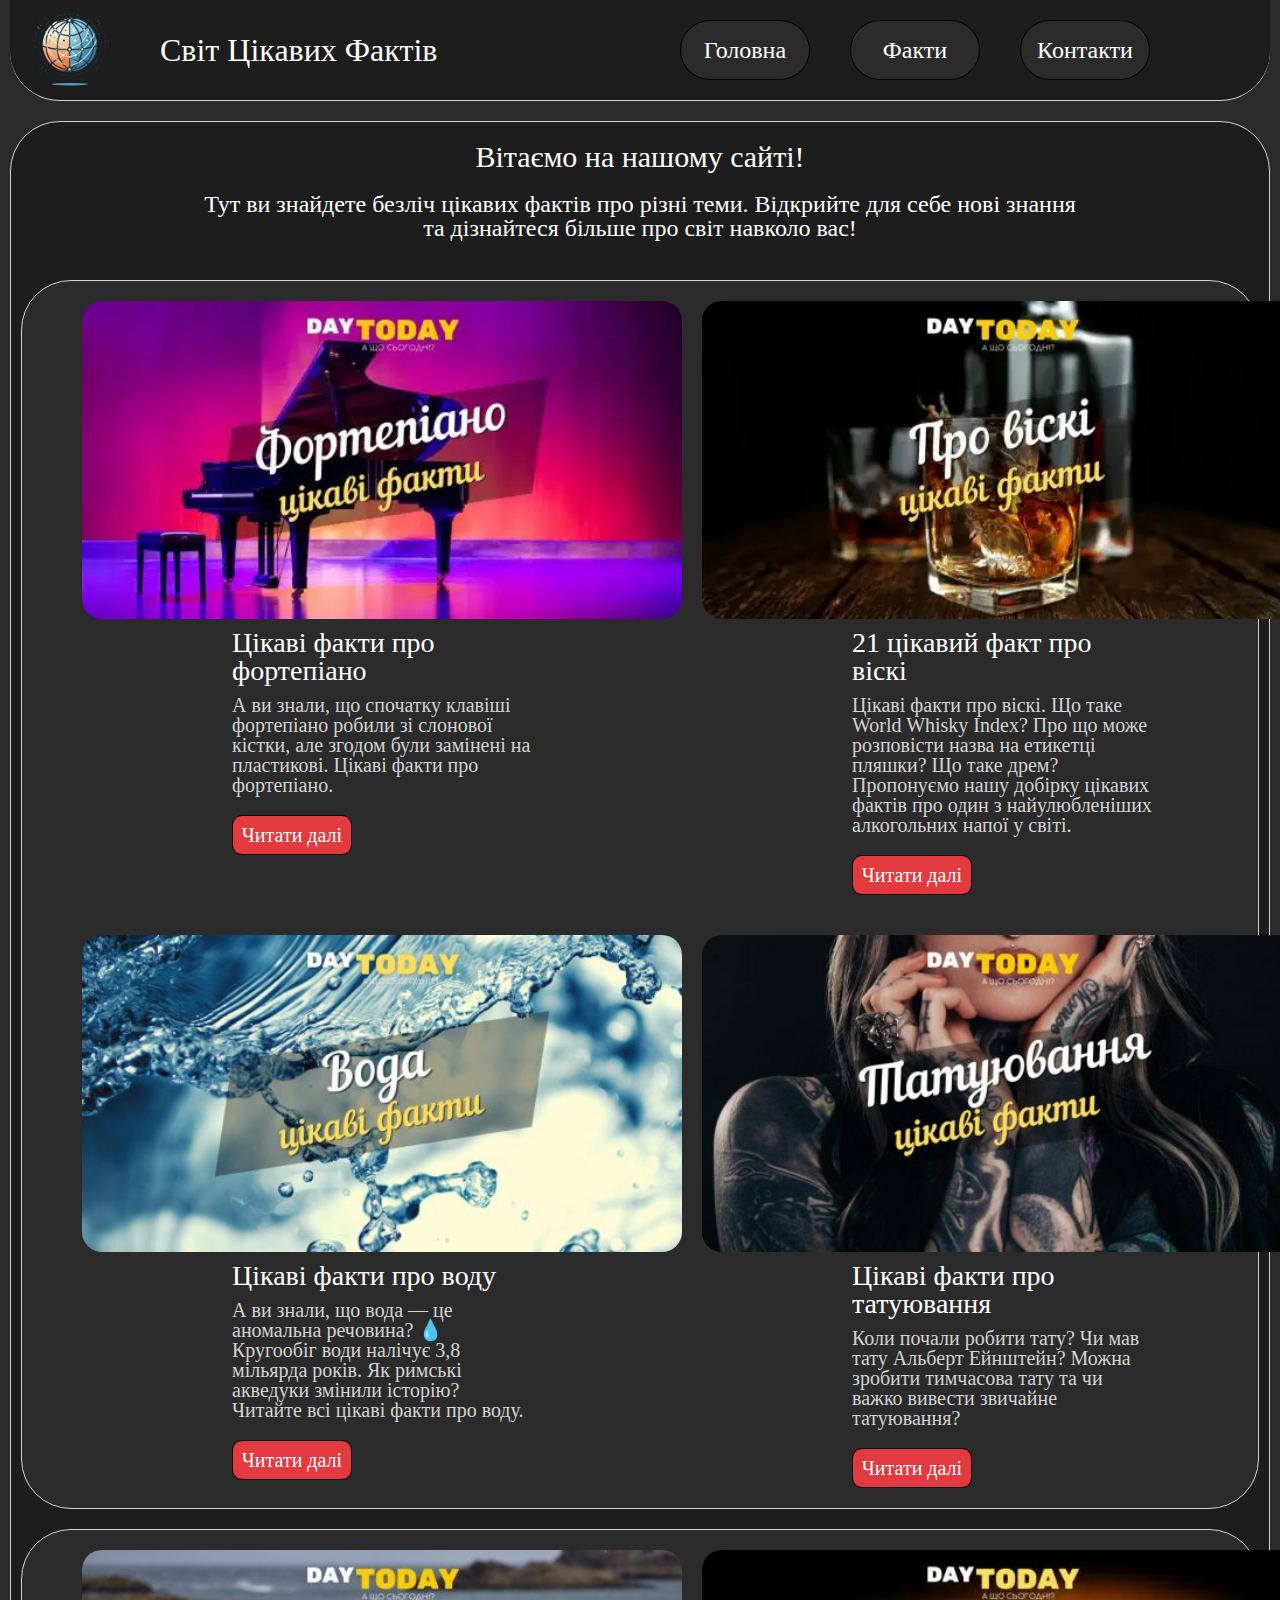
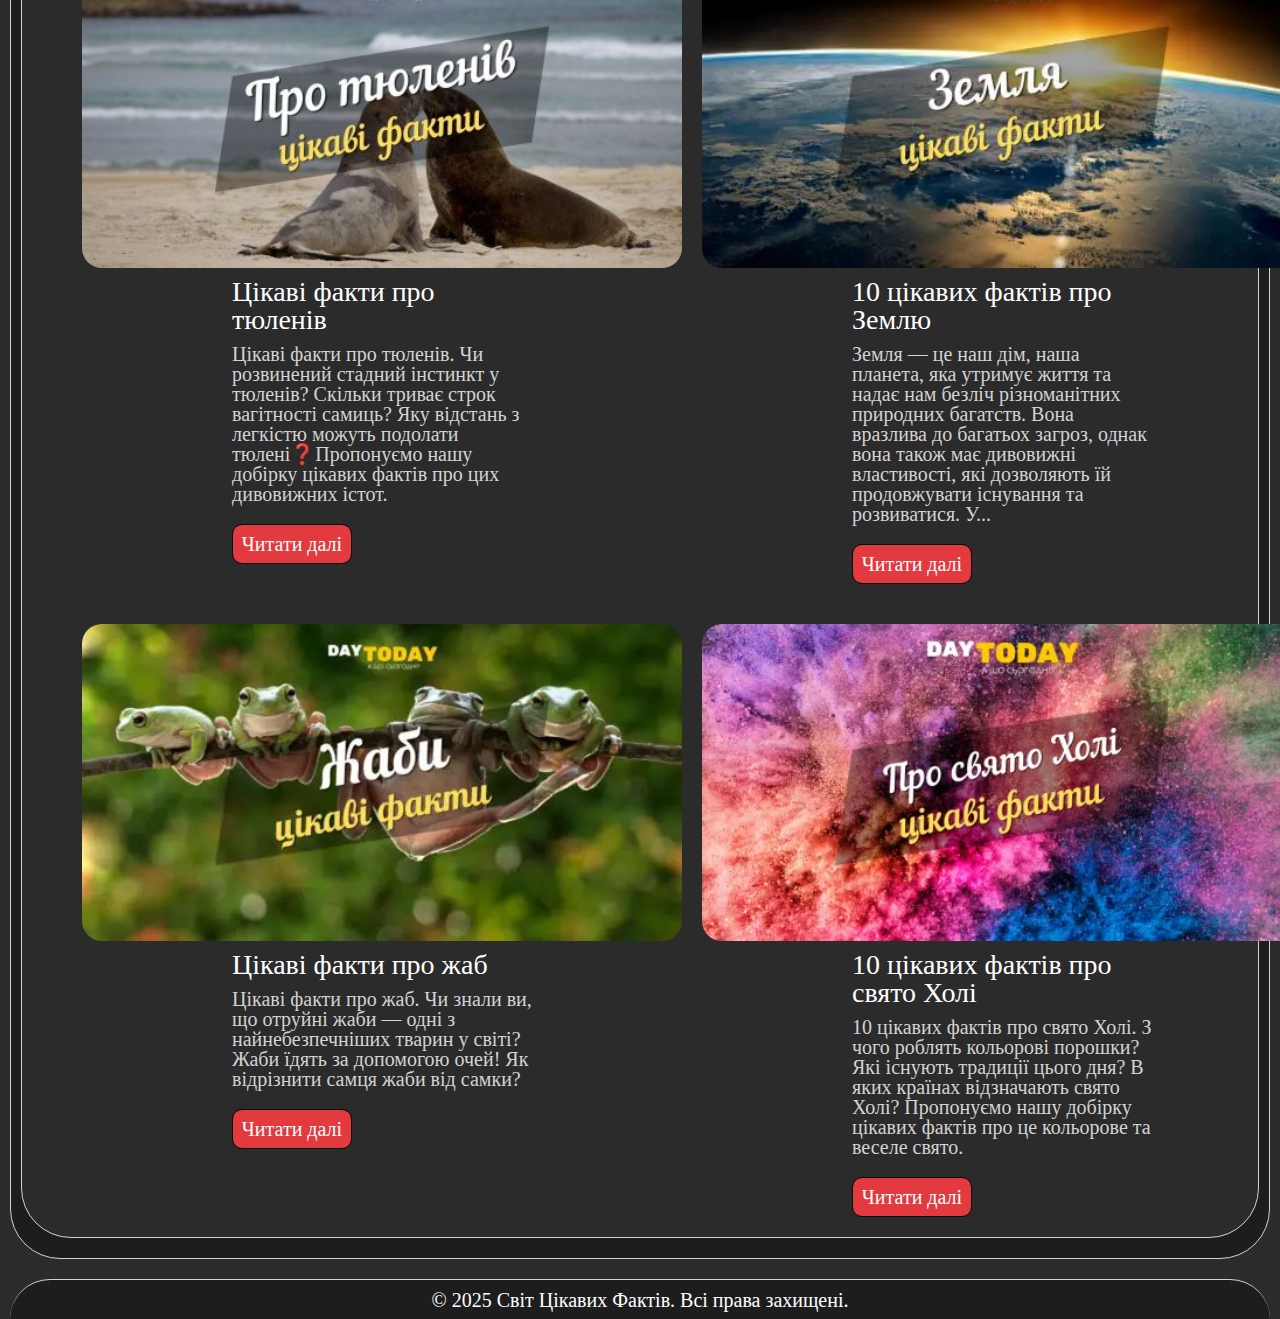
<file: index.html>
<!DOCTYPE html>
<html lang="en">
  <head>
    <meta charset="UTF-8" />
    <meta http-equiv="X-UA-Compatible" content="IE=edge" />
    <meta name="viewport" content="width=device-width, initial-scale=1.0" />
    <title>Світ Цікавих Фактів</title>
    <link rel="icon" type="image/png" href="./img/logo.jpg" />
    <link rel="stylesheet" href="./css/styles.css" />
    <link rel="stylesheet" href="./css/index.css" />
  </head>
  <body>
    <header class="header">
      <a class="header_img_a" href="./index.html">
        <img class="header_img" src="./img/logo.jpg" alt="logo" />
      </a>
      <h1 class="header_h1">Світ Цікавих Фактів</h1>
      <nav class="header_nav">
        <a class="header_nav_a" href="#">Головна</a>
        <a class="header_nav_a" href="./html/facts.html">Факти</a>
        <a class="header_nav_a" href="./html/contacts.html">Контакти</a>
      </nav>
    </header>

    <section class="section">
      <h2 class="section_h2">Вітаємо на нашому сайті!</h2>
      <p class="section_p">
        Тут ви знайдете безліч цікавих фактів про різні теми. Відкрийте для себе
        нові знання <br />
        та дізнайтеся більше про світ навколо вас!
      </p>
      <article class="article">
        <div class="article_bloc">
          <div class="article_div">
            <a class="img_a" href="./html/facts.html?scrollTo=post1">
              <img class="div_img" src="./img/1.webp" alt="" />
            </a>
            <div class="div_text">
              <a class="h3_a" href="./html/facts.html?scrollTo=post1">
                <h3 class="div_h2">Цікаві факти про фортепіано</h3>
              </a>
              <p class="div_p">
                А ви знали, що спочатку клавіші фортепіано робили зі слонової
                кістки, але згодом були замінені на пластикові. Цікаві факти про
                фортепіано.
              </p>
              <a class="div_a" href="./html/facts.html?scrollTo=post1"
                >Читати далі</a
              >
            </div>
          </div>
          <div class="article_div">
            <a class="img_a" href="./html/facts.html?scrollTo=post2">
              <img class="div_img" src="./img/2.webp" alt="" />
            </a>
            <div class="div_text">
              <a class="h3_a" href="./html/facts.html?scrollTo=post2">
                <h3 class="div_h2">21 цікавий факт про віскі</h3>
              </a>
              <p class="div_p">
                Цікаві факти про віскі. Що таке World Whisky Index? Про що може
                розповісти назва на етикетці пляшки? Що таке дрем? Пропонуємо
                нашу добірку цікавих фактів про один з найулюбленіших
                алкогольних напої у світі.
              </p>
              <a class="div_a" href="./html/facts.html?scrollTo=post2">Читати далі</a>
            </div>
          </div>
        </div>
        <div class="article_bloc">
          <div class="article_div">
            <a class="img_a" href="./html/facts.html?scrollTo=post3">
              <img class="div_img" src="./img/3.jpg" alt="" />
            </a>
            <div class="div_text">
              <a class="h3_a" href="./html/facts.html?scrollTo=post3">
                <h3 class="div_h2">Цікаві факти про воду</h3>
              </a>
              <p class="div_p">
                А ви знали, що вода — це аномальна речовина? 💧 Кругообіг води
                налічує 3,8 мільярда років. Як римські акведуки змінили історію?
                Читайте всі цікаві факти про воду.
              </p>
              <a class="div_a" href="./html/facts.html?scrollTo=post3">Читати далі</a>
            </div>
          </div>
          <div class="article_div">
            <a class="img_a" href="./html/facts.html?scrollTo=post4">
              <img class="div_img" src="./img/4.jpg" alt="" />
            </a>
            <div class="div_text">
              <a class="h3_a" href="./html/facts.html?scrollTo=post4">
                <h3 class="div_h2">Цікаві факти про татуювання</h3>
              </a>
              <p class="div_p">
                Коли почали робити тату? Чи мав тату Альберт Ейнштейн? Можна
                зробити тимчасова тату та чи важко вивести звичайне татуювання?
              </p>
              <a class="div_a" href="./html/facts.html?scrollTo=post4">Читати далі</a>
            </div>
          </div>
        </div>
      </article>
      <article class="article">
        <div class="article_bloc">
          <div class="article_div">
            <a class="img_a" href="./html/facts.html?scrollTo=post5">
              <img class="div_img" src="./img/5.jpg" alt="" />
            </a>
            <div class="div_text">
              <a class="h3_a" href="./html/facts.html?scrollTo=post5">
                <h3 class="div_h2">Цікаві факти про тюленів</h3>
              </a>
              <p class="div_p">
                Цікаві факти про тюленів. Чи розвинений стадний інстинкт у
                тюленів? Скільки триває строк вагітності самиць? Яку відстань з
                легкістю можуть подолати тюлені❓Пропонуємо нашу добірку цікавих
                фактів про цих дивовижних істот.
              </p>
              <a class="div_a" href="./html/facts.html?scrollTo=post5">Читати далі</a>
            </div>
          </div>
          <div class="article_div">
            <a class="img_a" href="./html/facts.html?scrollTo=post6">
              <img class="div_img" src="./img/6.webp" alt="" />
            </a>
            <div class="div_text">
              <a class="h3_a" href="./html/facts.html?scrollTo=post6">
                <h3 class="div_h2">10 цікавих фактів про Землю</h3>
              </a>
              <p class="div_p">
                Земля — це наш дім, наша планета, яка утримує життя та надає нам
                безліч різноманітних природних багатств. Вона вразлива до
                багатьох загроз, однак вона також має дивовижні властивості, які
                дозволяють їй продовжувати існування та розвиватися. У...
              </p>
              <a class="div_a" href="./html/facts.html?scrollTo=post6">Читати далі</a>
            </div>
          </div>
        </div>
        <div class="article_bloc">
          <div class="article_div">
            <a class="img_a" href="./html/facts.html?scrollTo=post7">
              <img class="div_img" src="./img/7.webp" alt="" />
            </a>
            <div class="div_text">
              <a class="h3_a" href="./html/facts.html?scrollTo=7">
                <h3 class="div_h2">Цікаві факти про жаб</h3>
              </a>
              <p class="div_p">
                Цікаві факти про жаб. Чи знали ви, що отруйні жаби — одні з
                найнебезпечніших тварин у світі? Жаби їдять за допомогою очей!
                Як відрізнити самця жаби від самки?
              </p>
              <a class="div_a" href="./html/facts.html?scrollTo=post7">Читати далі</a>
            </div>
          </div>
          <div class="article_div">
            <a class="img_a" href="./html/facts.html?scrollTo=post8">
              <img class="div_img" src="./img/8.webp" alt="" />
            </a>
            <div class="div_text">
              <a class="h3_a" href="./html/facts.html?scrollTo=post8">
                <h3 class="div_h2">10 цікавих фактів про свято Холі</h3>
              </a>
              <p class="div_p">
                10 цікавих фактів про свято Холі. З чого роблять кольорові
                порошки? Які існують традиції цього дня? В яких країнах
                відзначають свято Холі? Пропонуємо нашу добірку цікавих фактів
                про це кольорове та веселе свято.
              </p>
              <a class="div_a" href="./html/facts.html?scrollTo=8">Читати далі</a>
            </div>
          </div>
        </div>
      </article>
    </section>

    <footer class="footer">
      <p class="footer_p">
        &copy; 2025 Світ Цікавих Фактів. Всі права захищені.
      </p>
    </footer>
    
    <script src="./js/script.js"></script>
  </body>
</html>
</file>
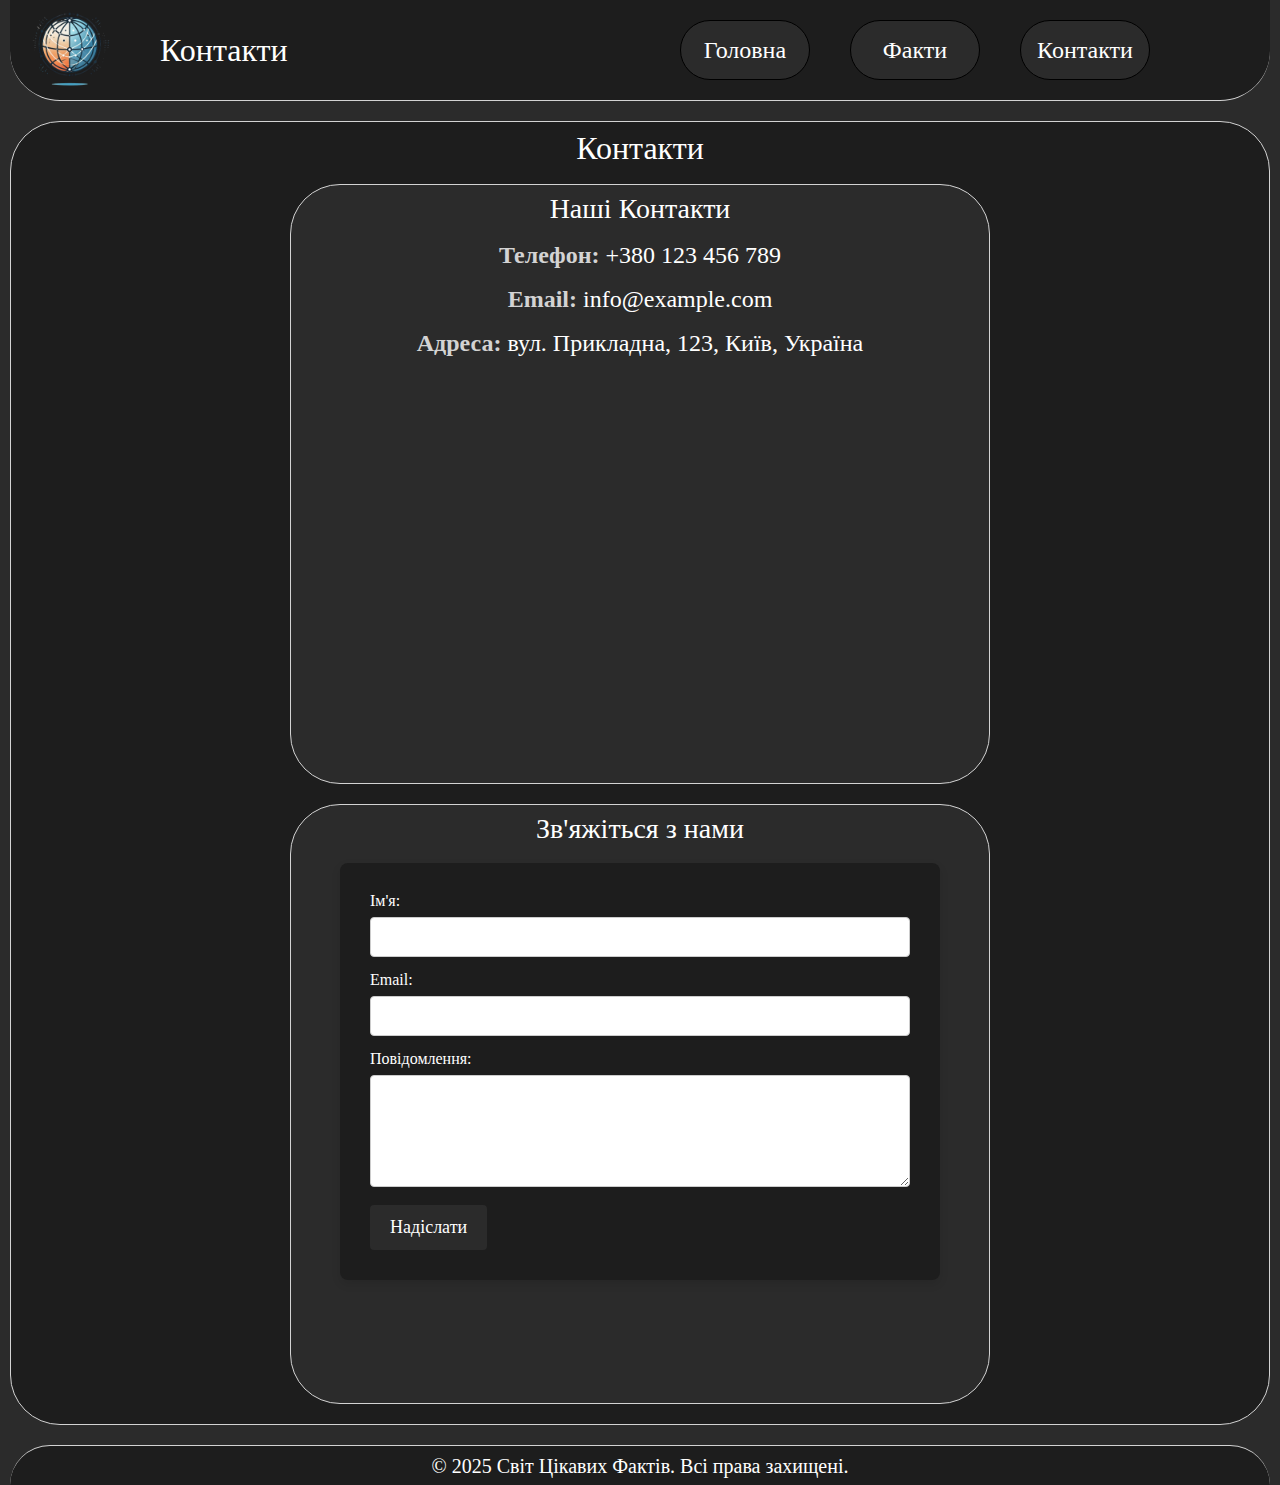
<file: html/contacts.html>
<!DOCTYPE html>
<html lang="en">
  <head>
    <meta charset="UTF-8" />
    <meta http-equiv="X-UA-Compatible" content="IE=edge" />
    <meta name="viewport" content="width=device-width, initial-scale=1.0" />
    <title>Контакти</title>
    <link rel="icon" type="image/png" href="../img/logo.jpg" />
    <link rel="stylesheet" href="../css/styles.css" />
    <link rel="stylesheet" href="../css/contacts.css" />
  </head>
  <body>
    <header class="header">
      <a class="header_img_a" href="../index.html">
        <img class="header_img" src="../img/logo.jpg" alt="logo" />
      </a>
      <h1 class="header_h1">Контакти</h1>
      <nav class="header_nav">
        <a class="header_nav_a" href="../index.html">Головна</a>
        <a class="header_nav_a" href="./facts.html">Факти</a>
        <a class="header_nav_a" href="#">Контакти</a>
      </nav>
    </header>

    <main class="contacts">
      <h1 class="contactsr_h1">Контакти</h1>
      <section class="contact-info">
        <h2 class="contact-info_2">Наші Контакти</h2>
        <ul class="contact-list">
          <li class="contact-item">
            <strong>Телефон:</strong>
            <a class="contact-item_a" href="tel:+380123456789"
              >+380 123 456 789</a
            >
          </li>
          <li class="contact-item">
            <strong>Email:</strong>
            <a class="contact-item_a" href="mailto:info@example.com"
              >info@example.com</a
            >
          </li>
          <li class="contact-item">
            <strong>Адреса:</strong>
            <a
              class="contact-item_a"
              href="https://www.google.com/maps?q=вул.+Прикладна,+123,+Київ,+Україна"
              target="_blank"
              >вул. Прикладна, 123, Київ, Україна</a
            >
          </li>
        </ul>
        <div class="map-container">
          <iframe
            class="map-iframe"
            title="Google Map"
            src="https://www.google.com/maps/embed?pb=!1m18!1m12!1m3!1d2539.9999999999995!2d30.523399999999998!3d50.4501!2m3!1f0!2f0!3f0!3m2!1i1024!2i768!4f13.1!3m3!1m2!1s0x40d4ce5d5e5d5e5d%3A0x5d5e5d5e5d5e5d5e!2z0LLRg9C70LjRhtGPINCS0LjQvdC40YbQsCDQmtC40ZfQsiwgMTIzLCDQmtC40ZfQsiwg0JrQvtC80L7QstCw0Y8g0KHRgNCw0LrQvtCz0L4!5e0!3m2!1suk!2sua!4v1698765432109"
            width="600"
            height="450"
            style="border: 0"
            allowfullscreen=""
            loading="lazy"
            referrerpolicy="no-referrer-when-downgrade"
          ></iframe>
        </div>
      </section>
      <section class="contact-form">
        <h2 class="contact-form_h2">Зв'яжіться з нами</h2>
        <form class="form" action="https://example.com/submit" method="post">
          <label for="name" class="form_label">Ім'я:</label>
          <input type="text" id="name" name="name" class="form_input" required />
      
          <label for="email" class="form_label">Email:</label>
          <input type="email" id="email" name="email" class="form_input" required />
      
          <label for="message" class="form_label">Повідомлення:</label>
          <textarea id="message" name="message" class="form_textarea" rows="5" required></textarea>
      
          <button type="submit" class="form_button">Надіслати</button>
      </form>
      </section>
    </main>
    <footer class="footer">
      <p class="footer_p">
        &copy; 2025 Світ Цікавих Фактів. Всі права захищені.
      </p>
    </footer>

    <script src="../js/script.js"></script>
  </body>
</html>
</file>
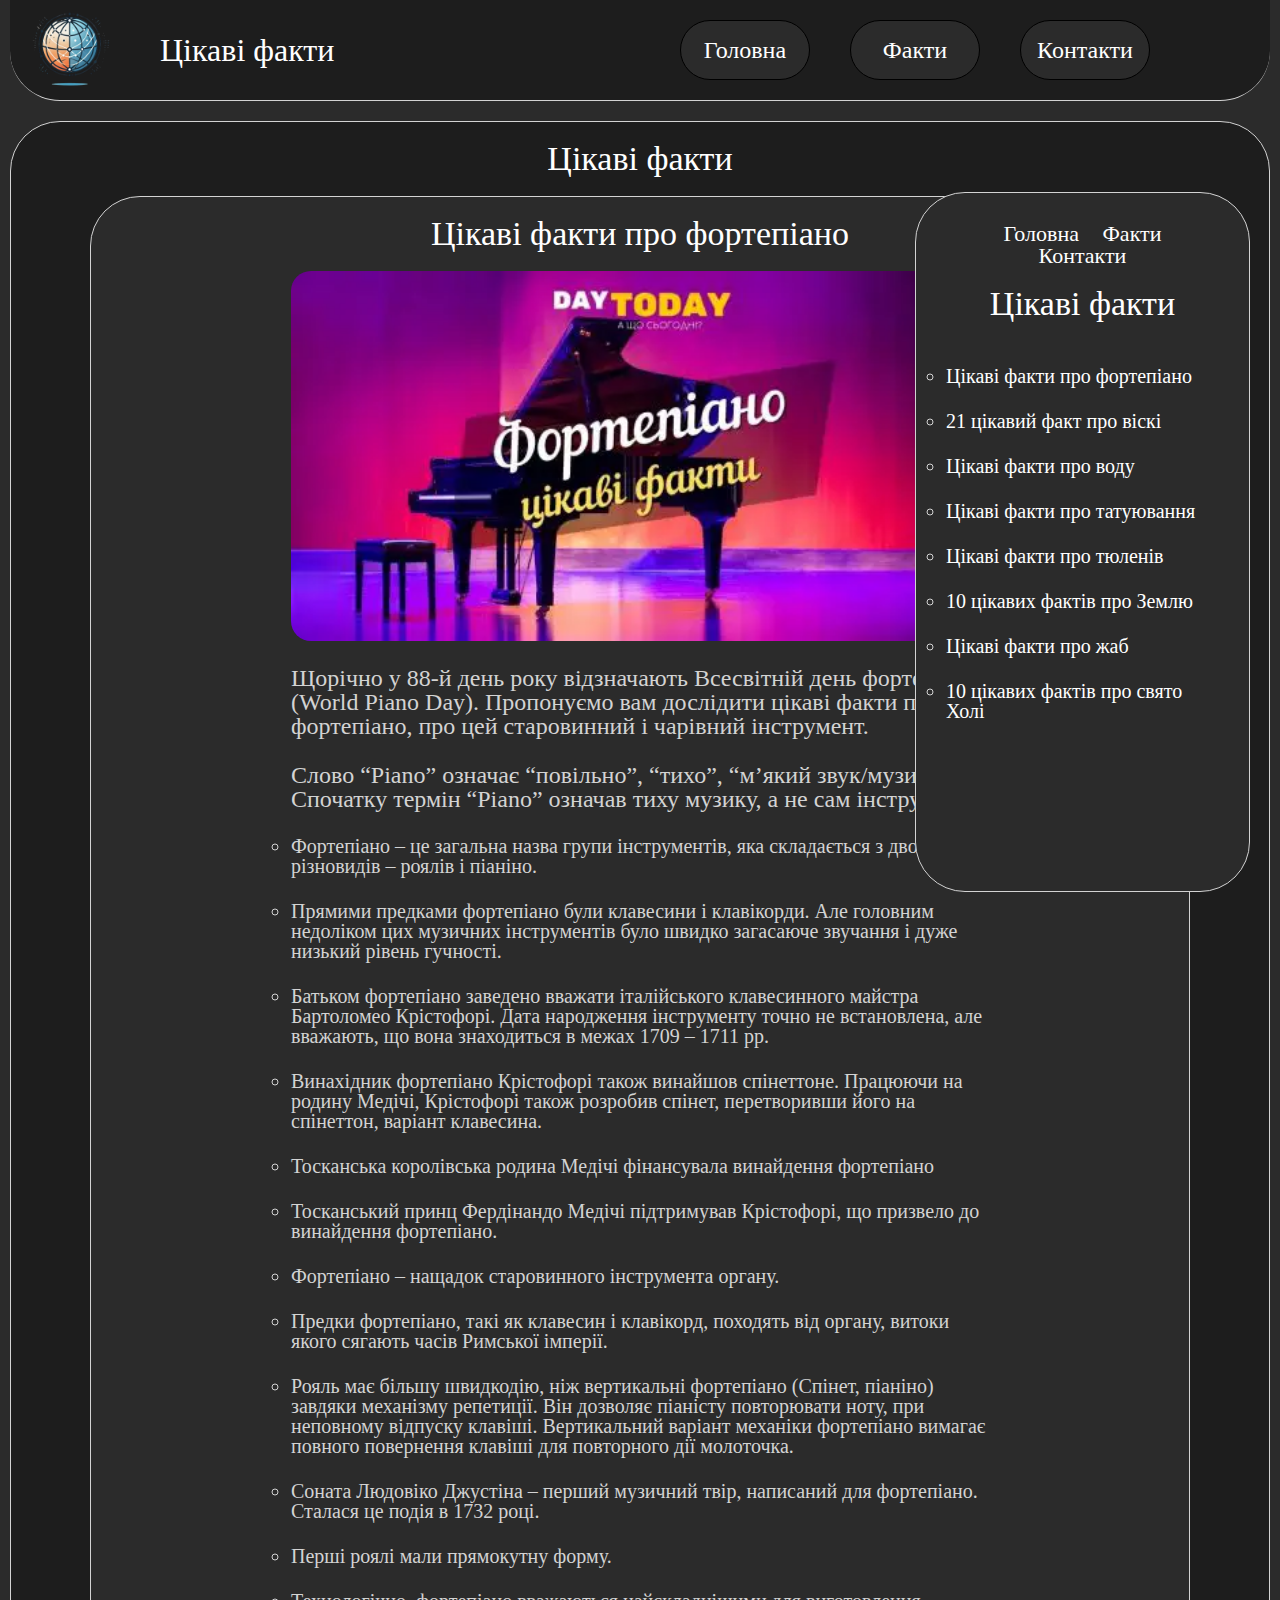
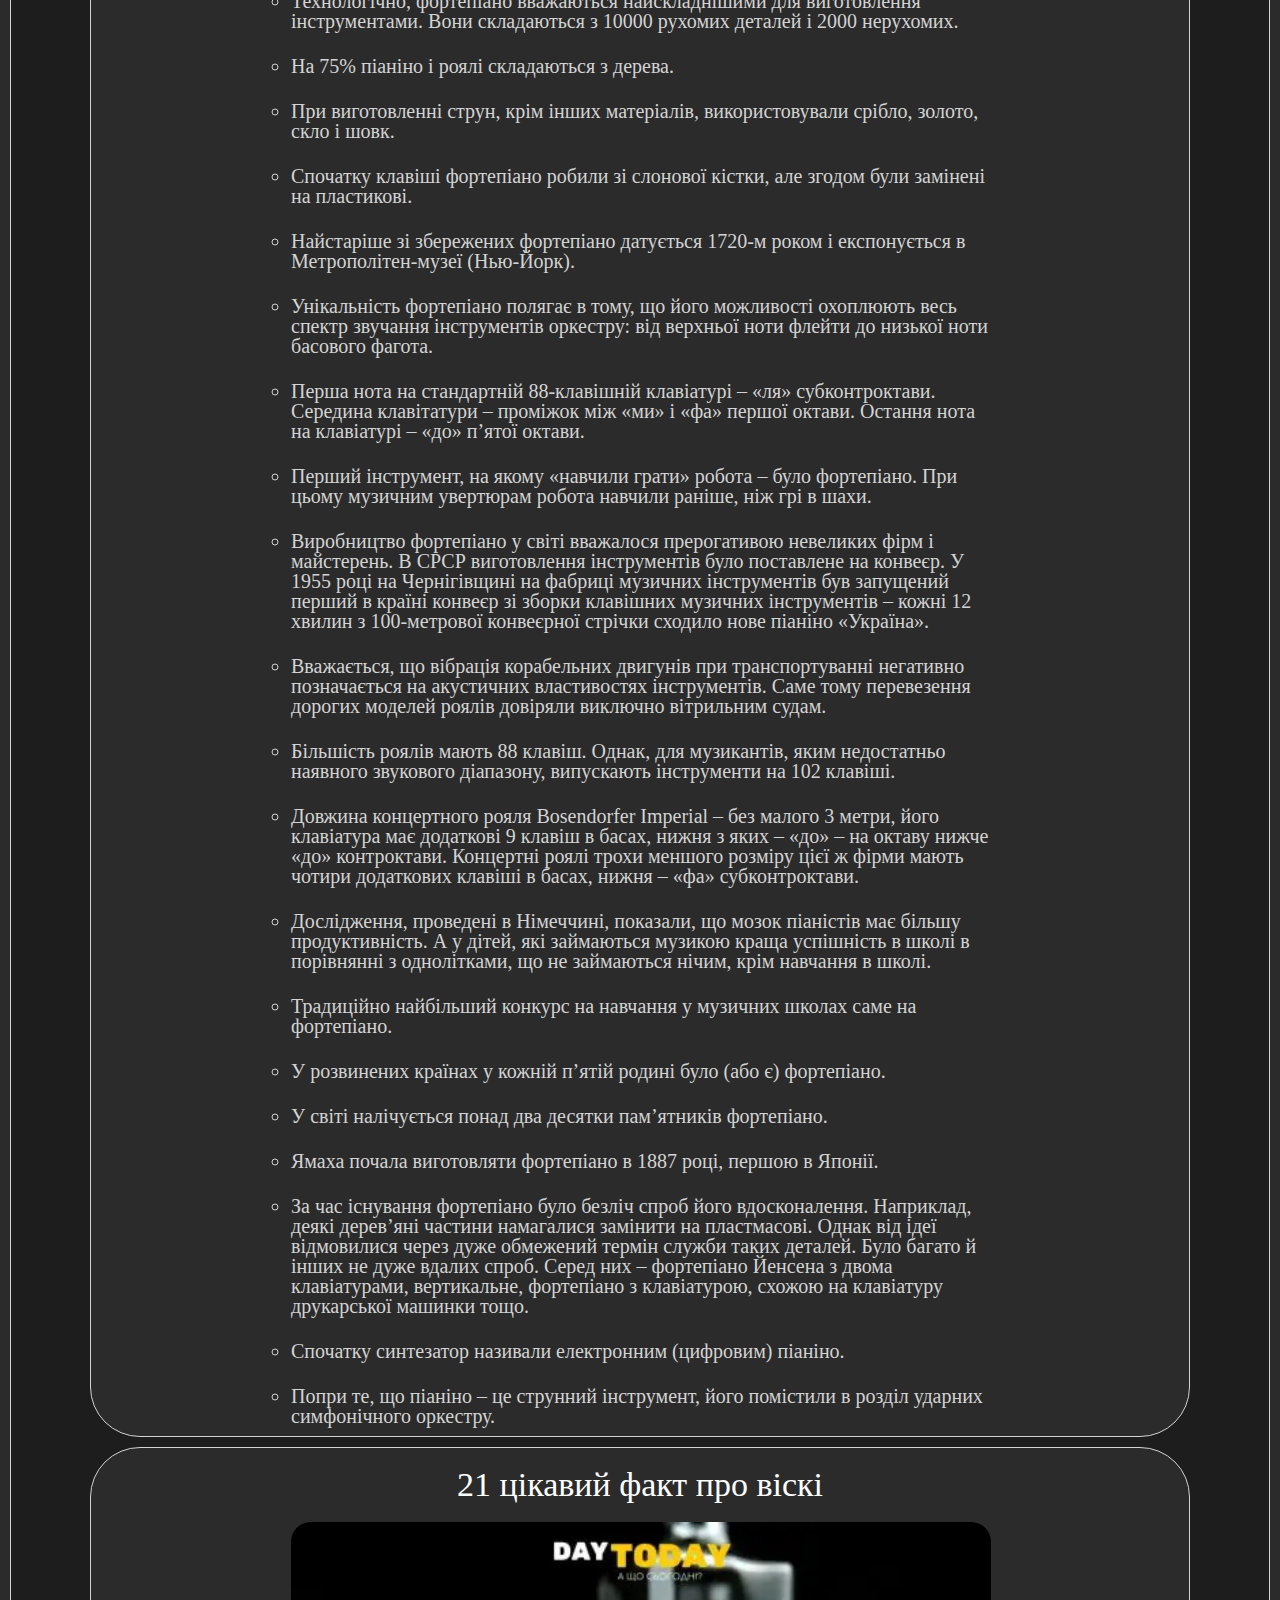
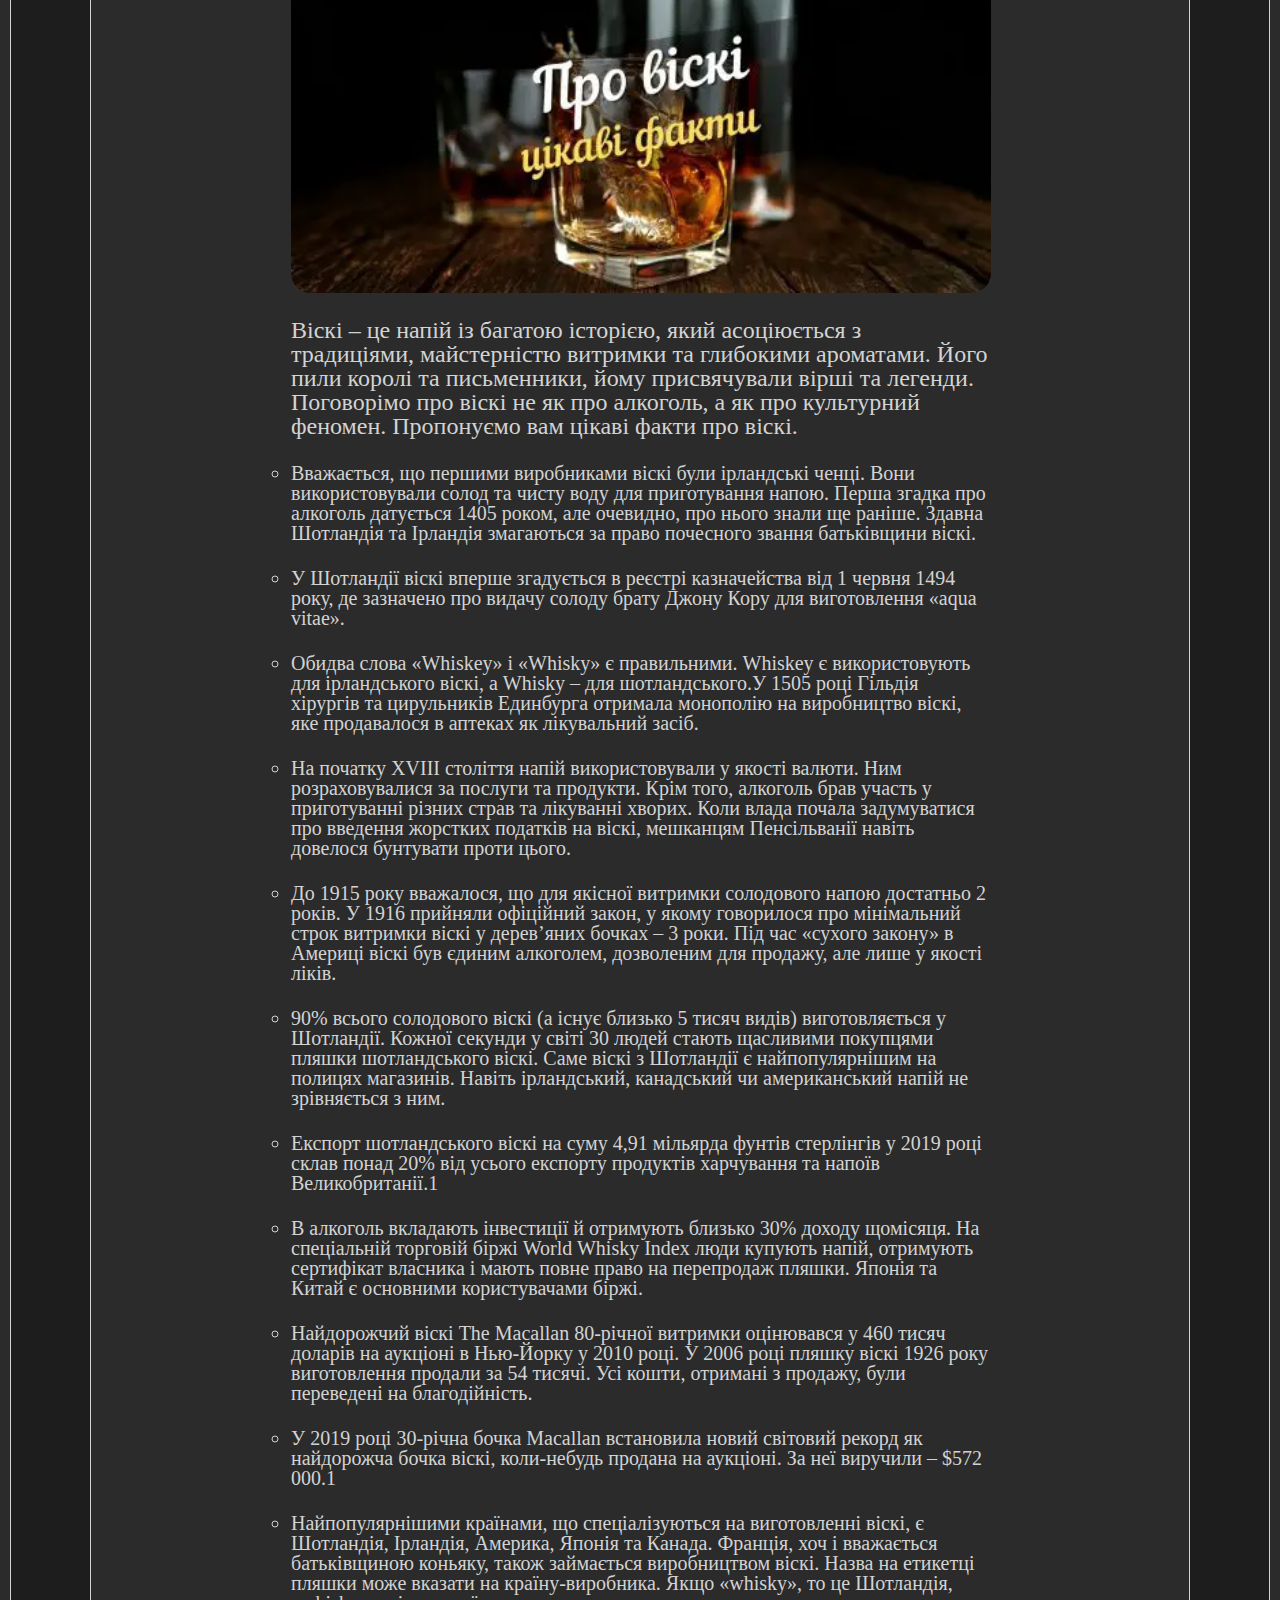
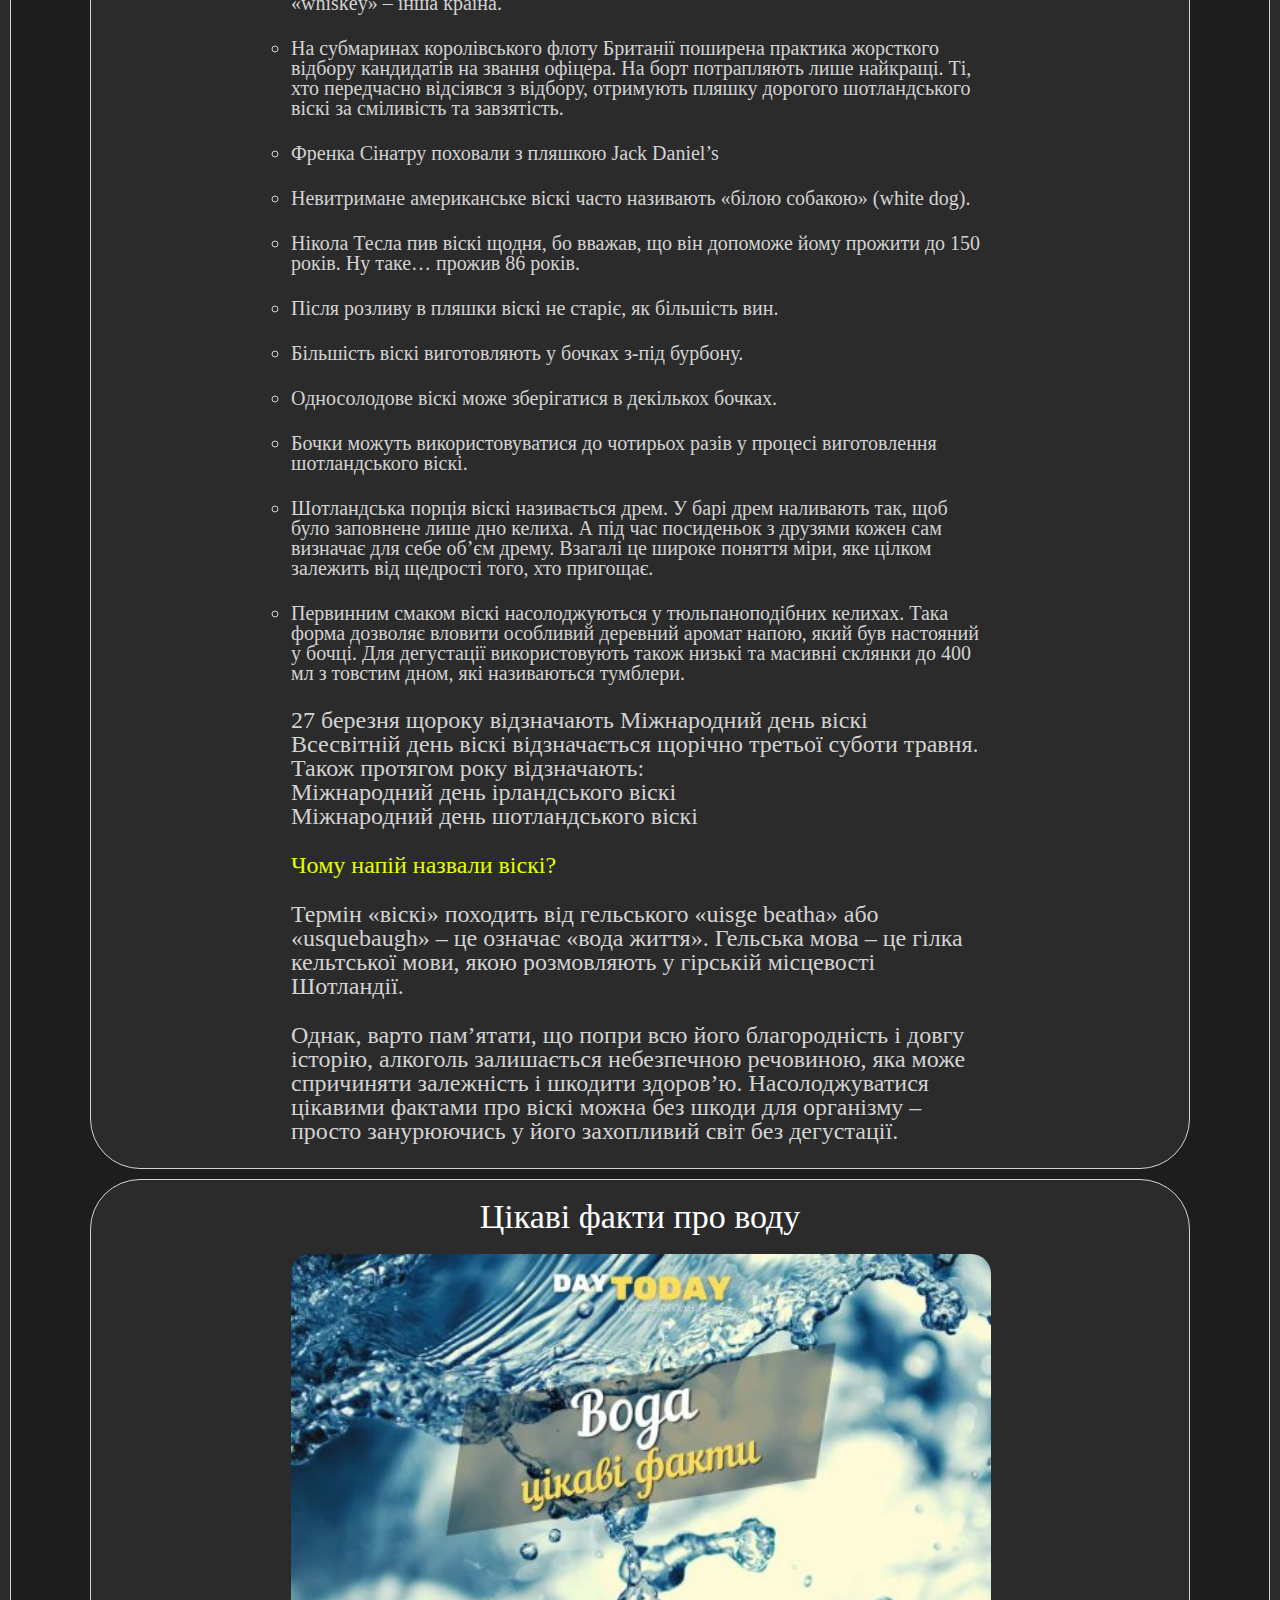
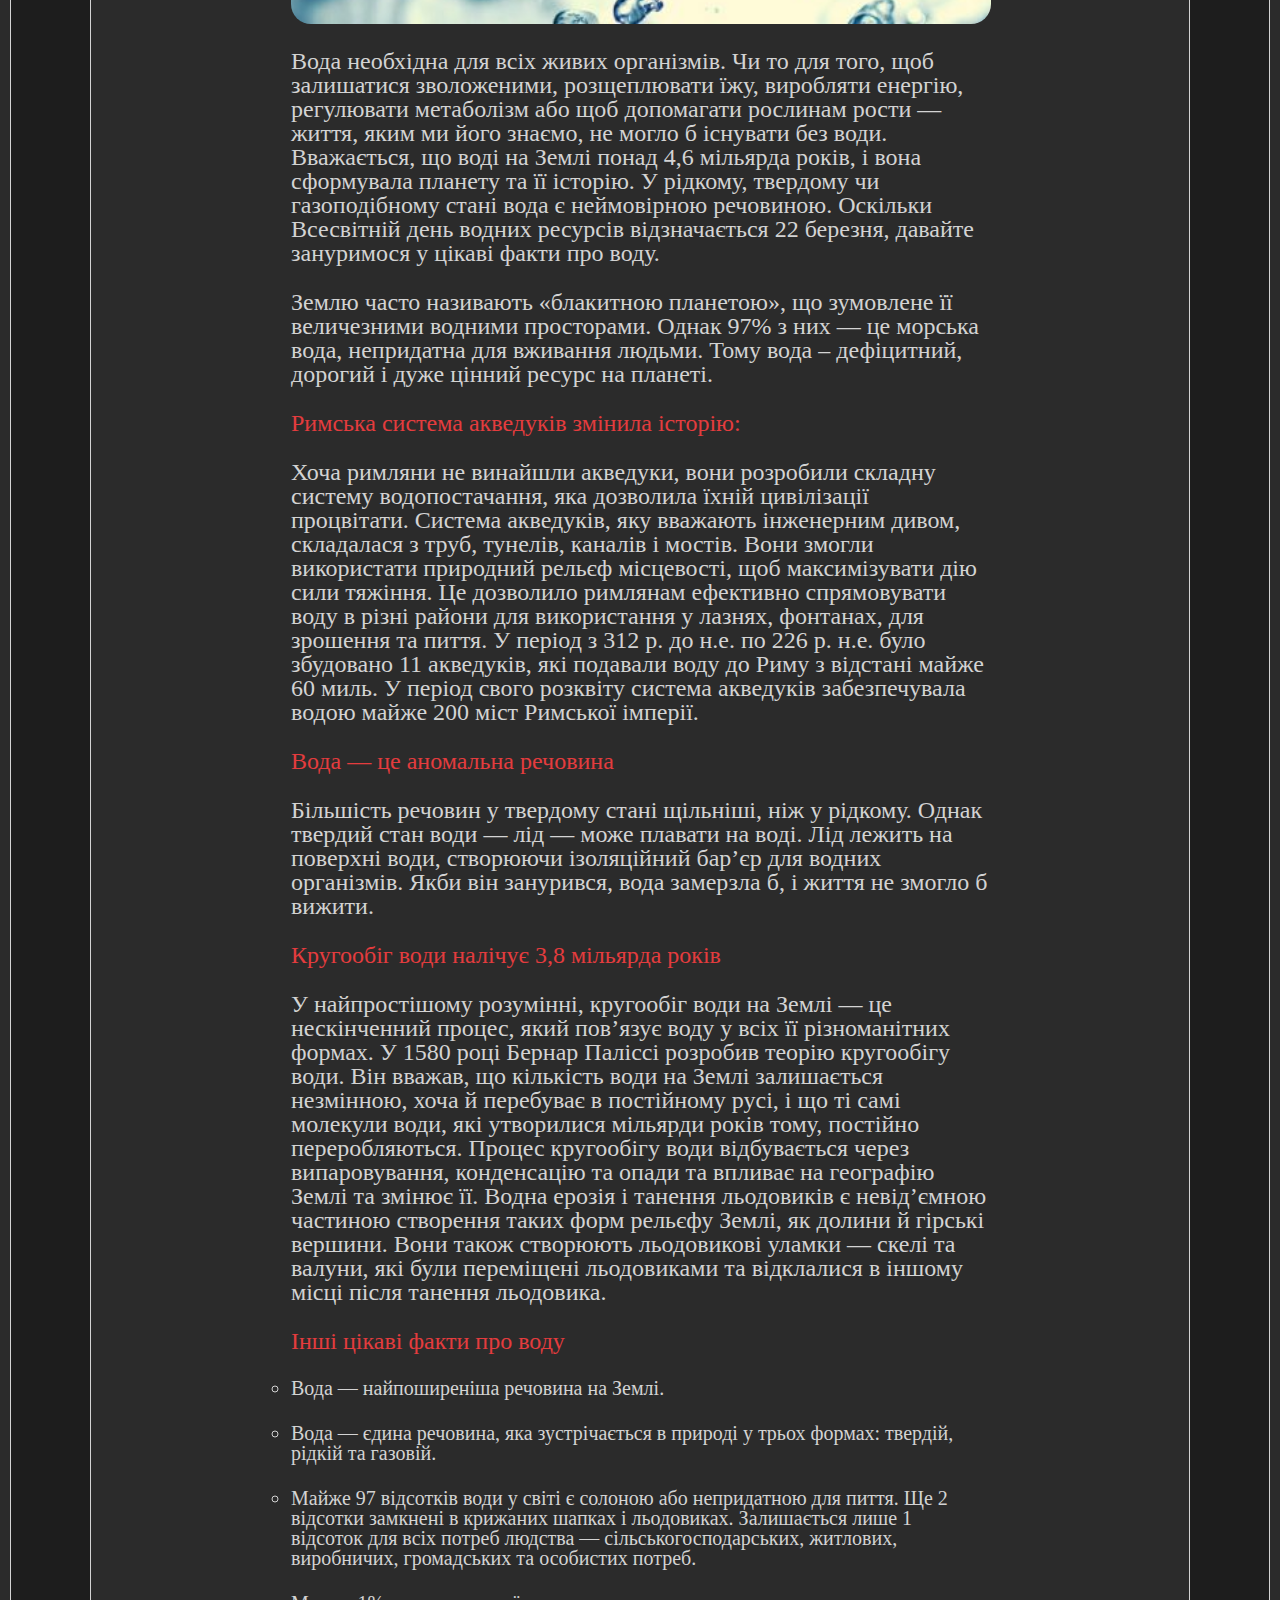
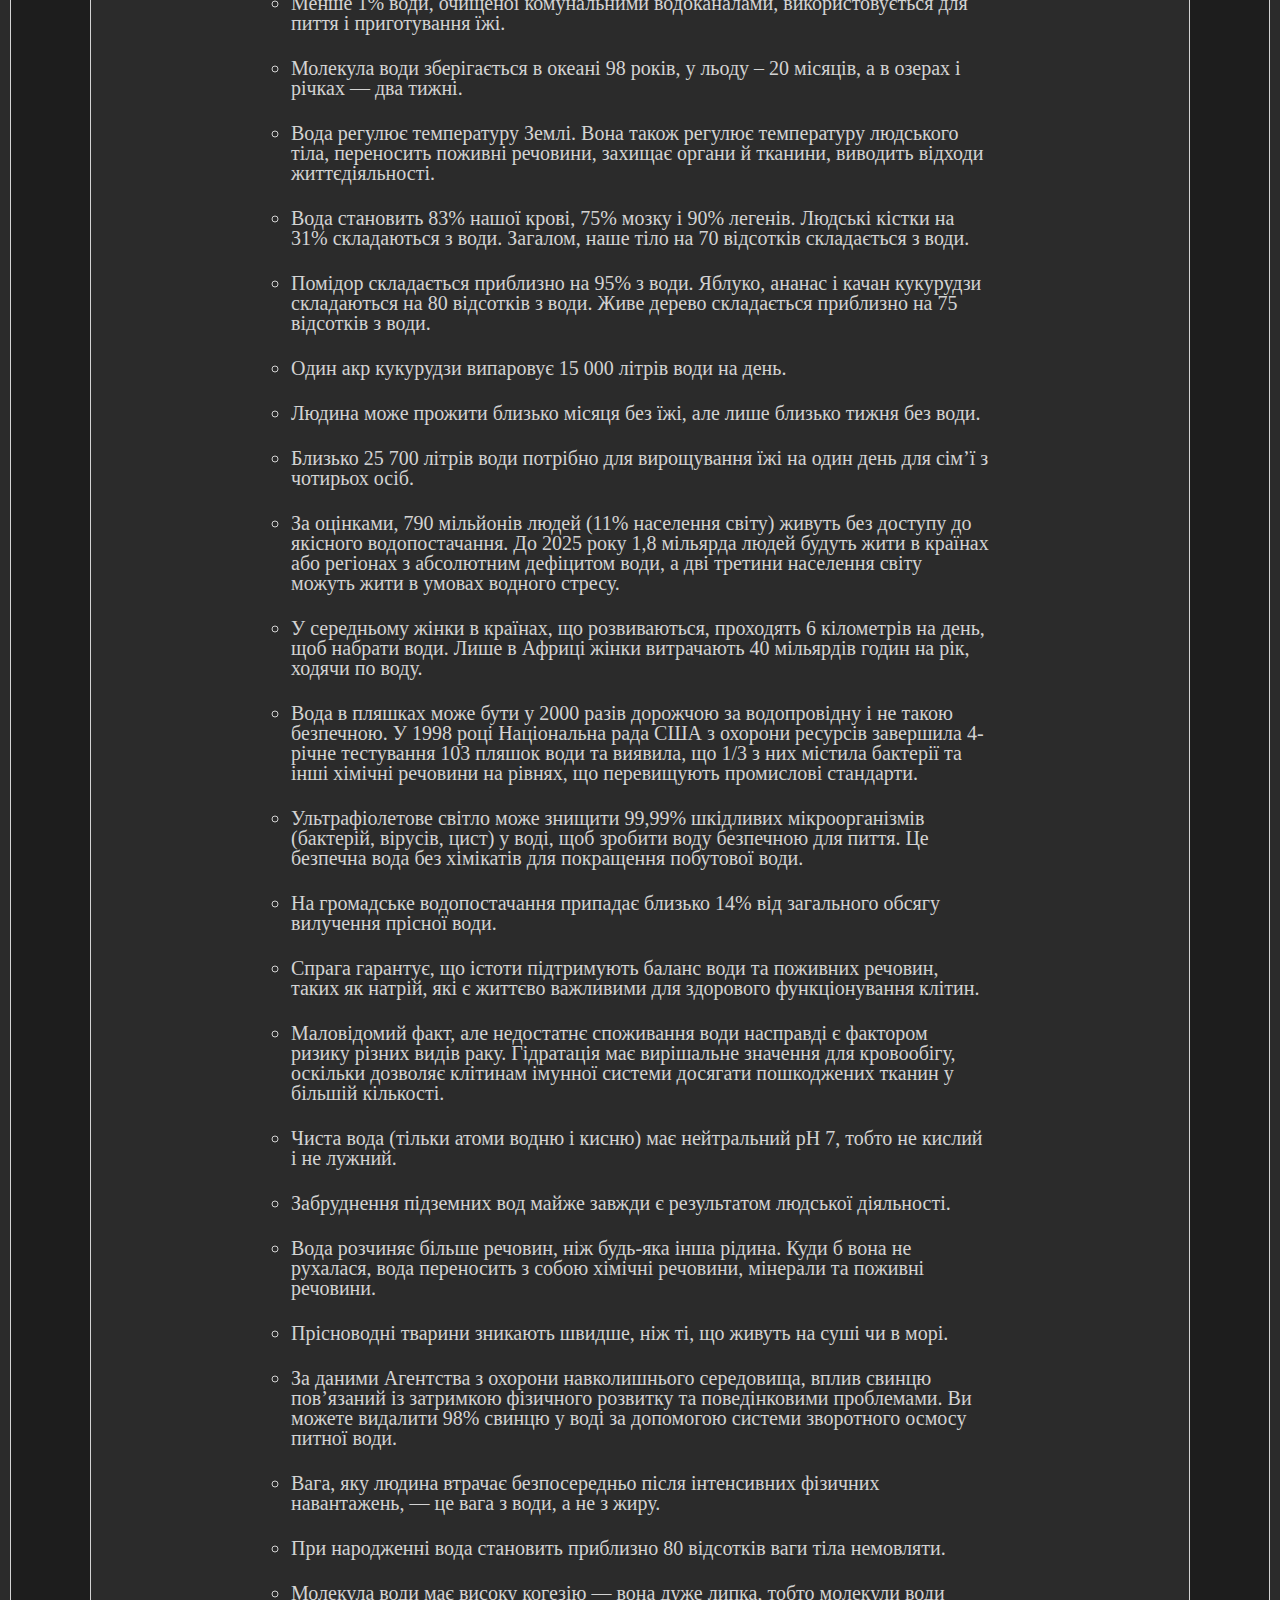
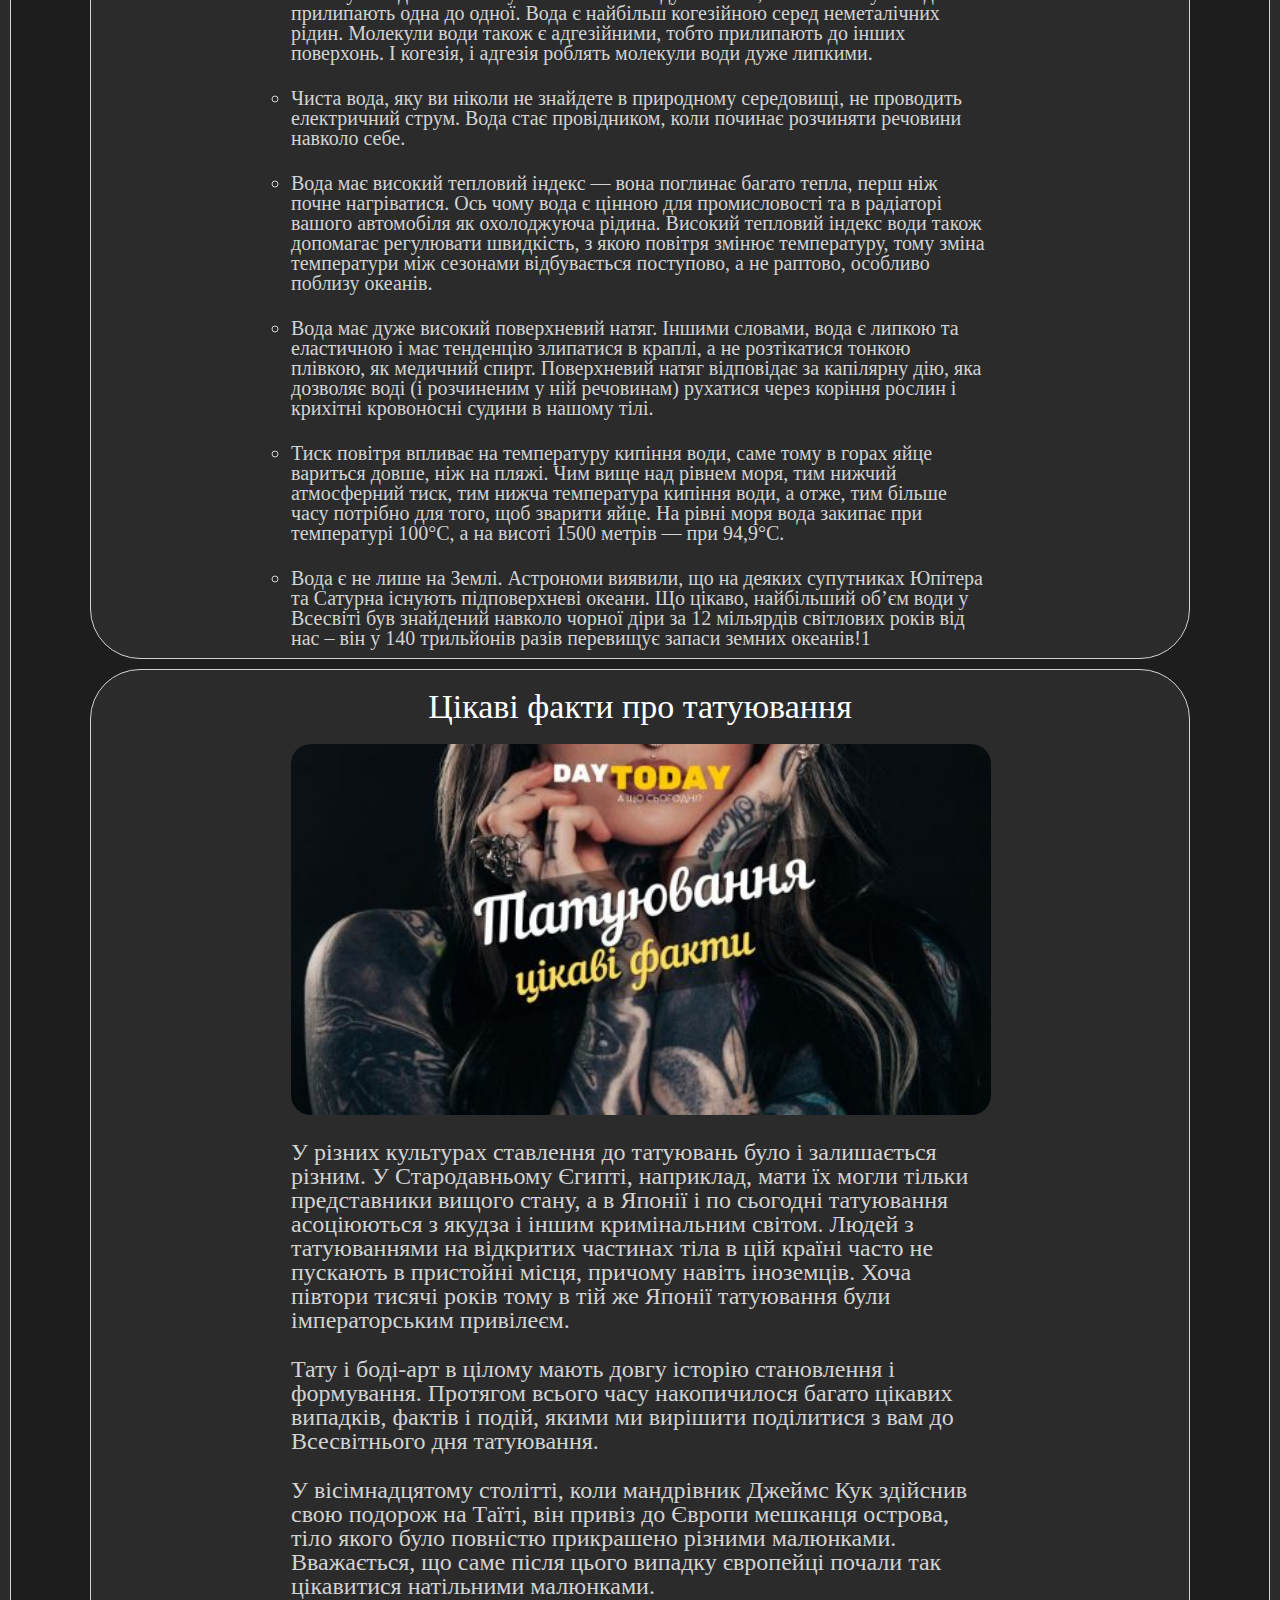
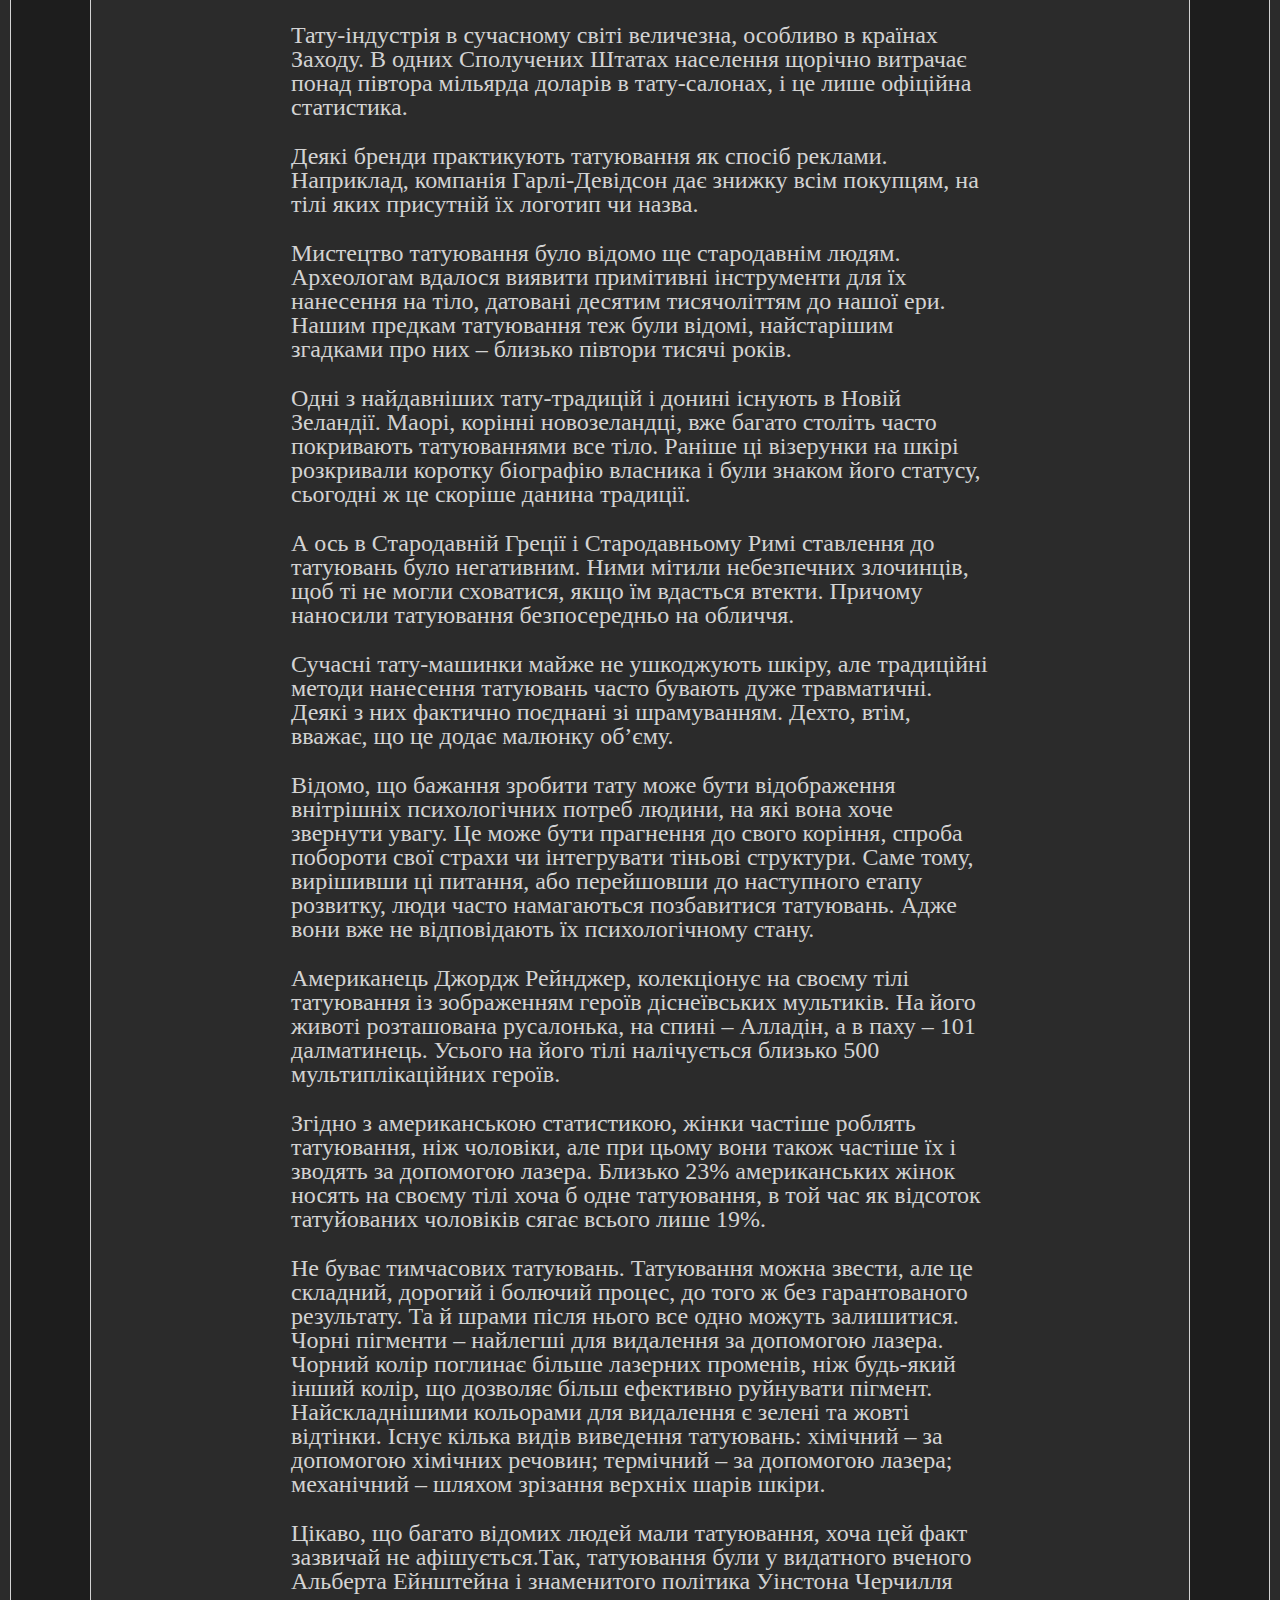
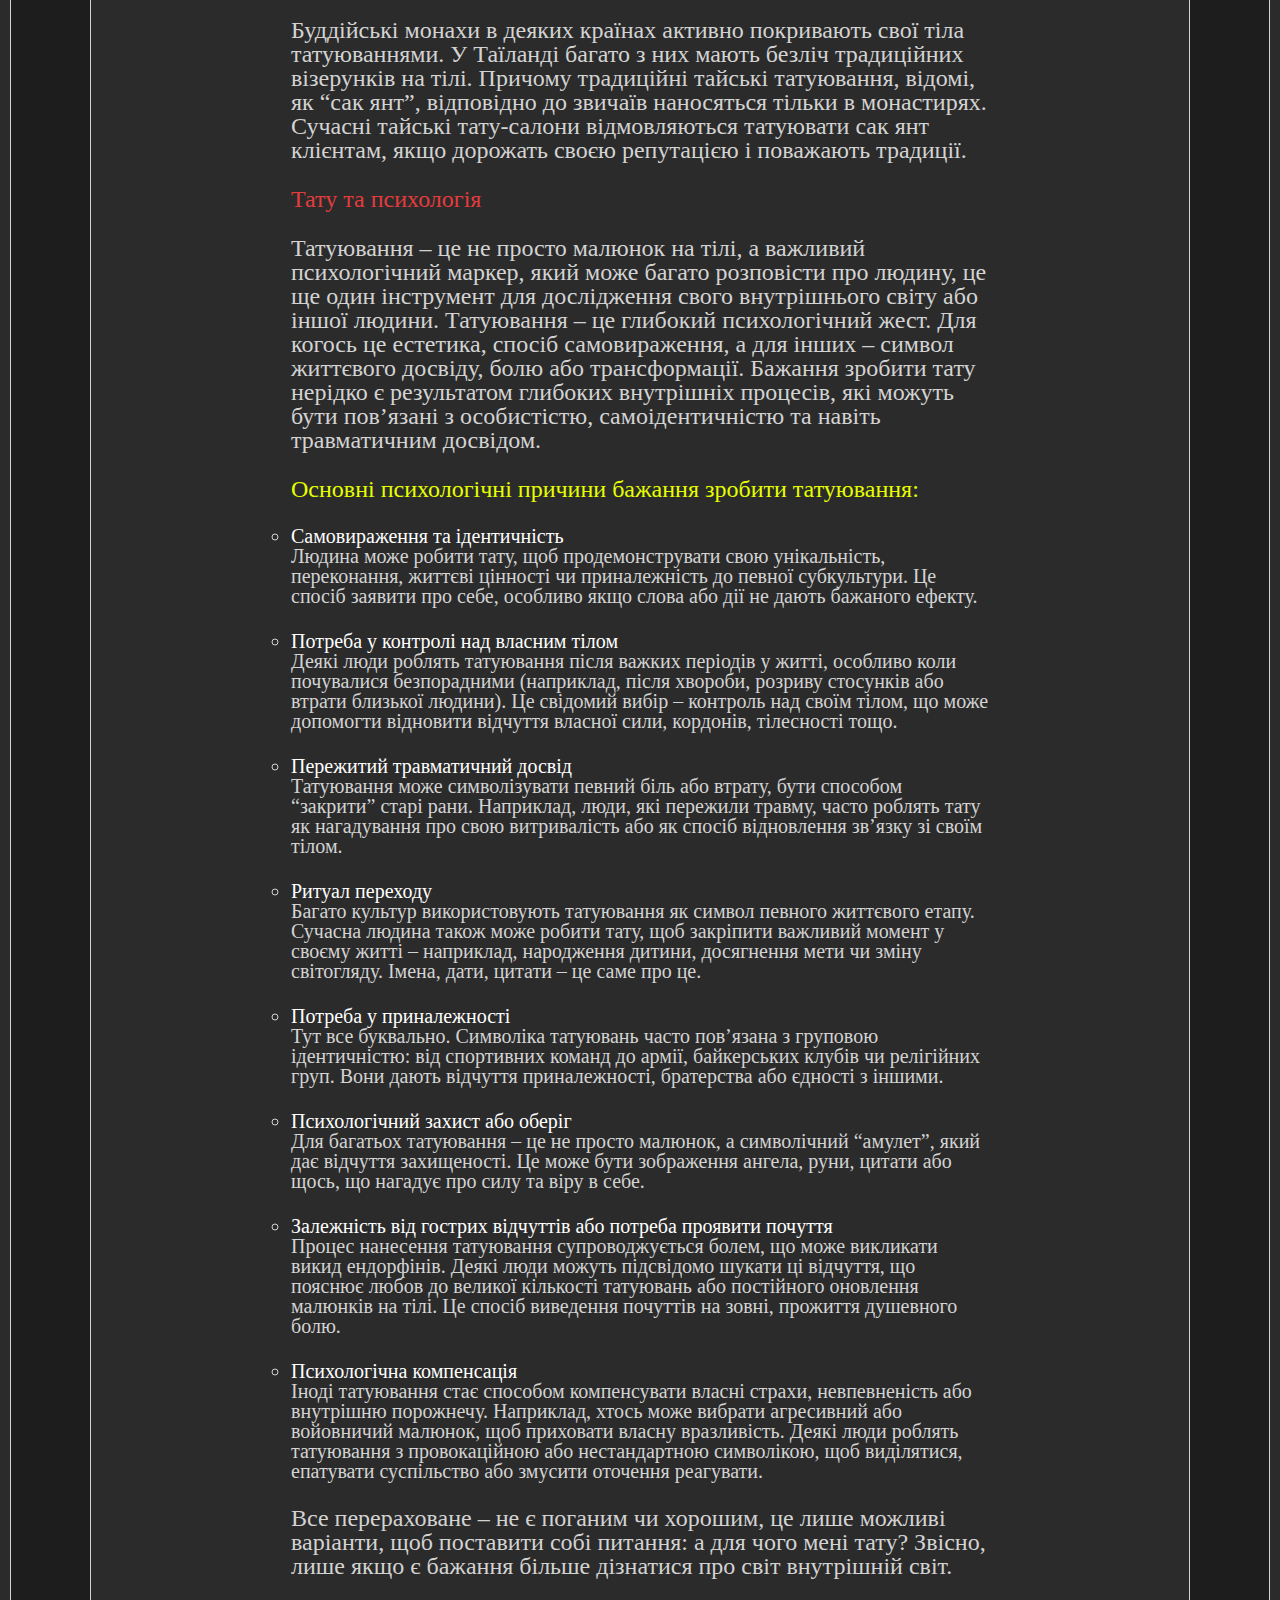
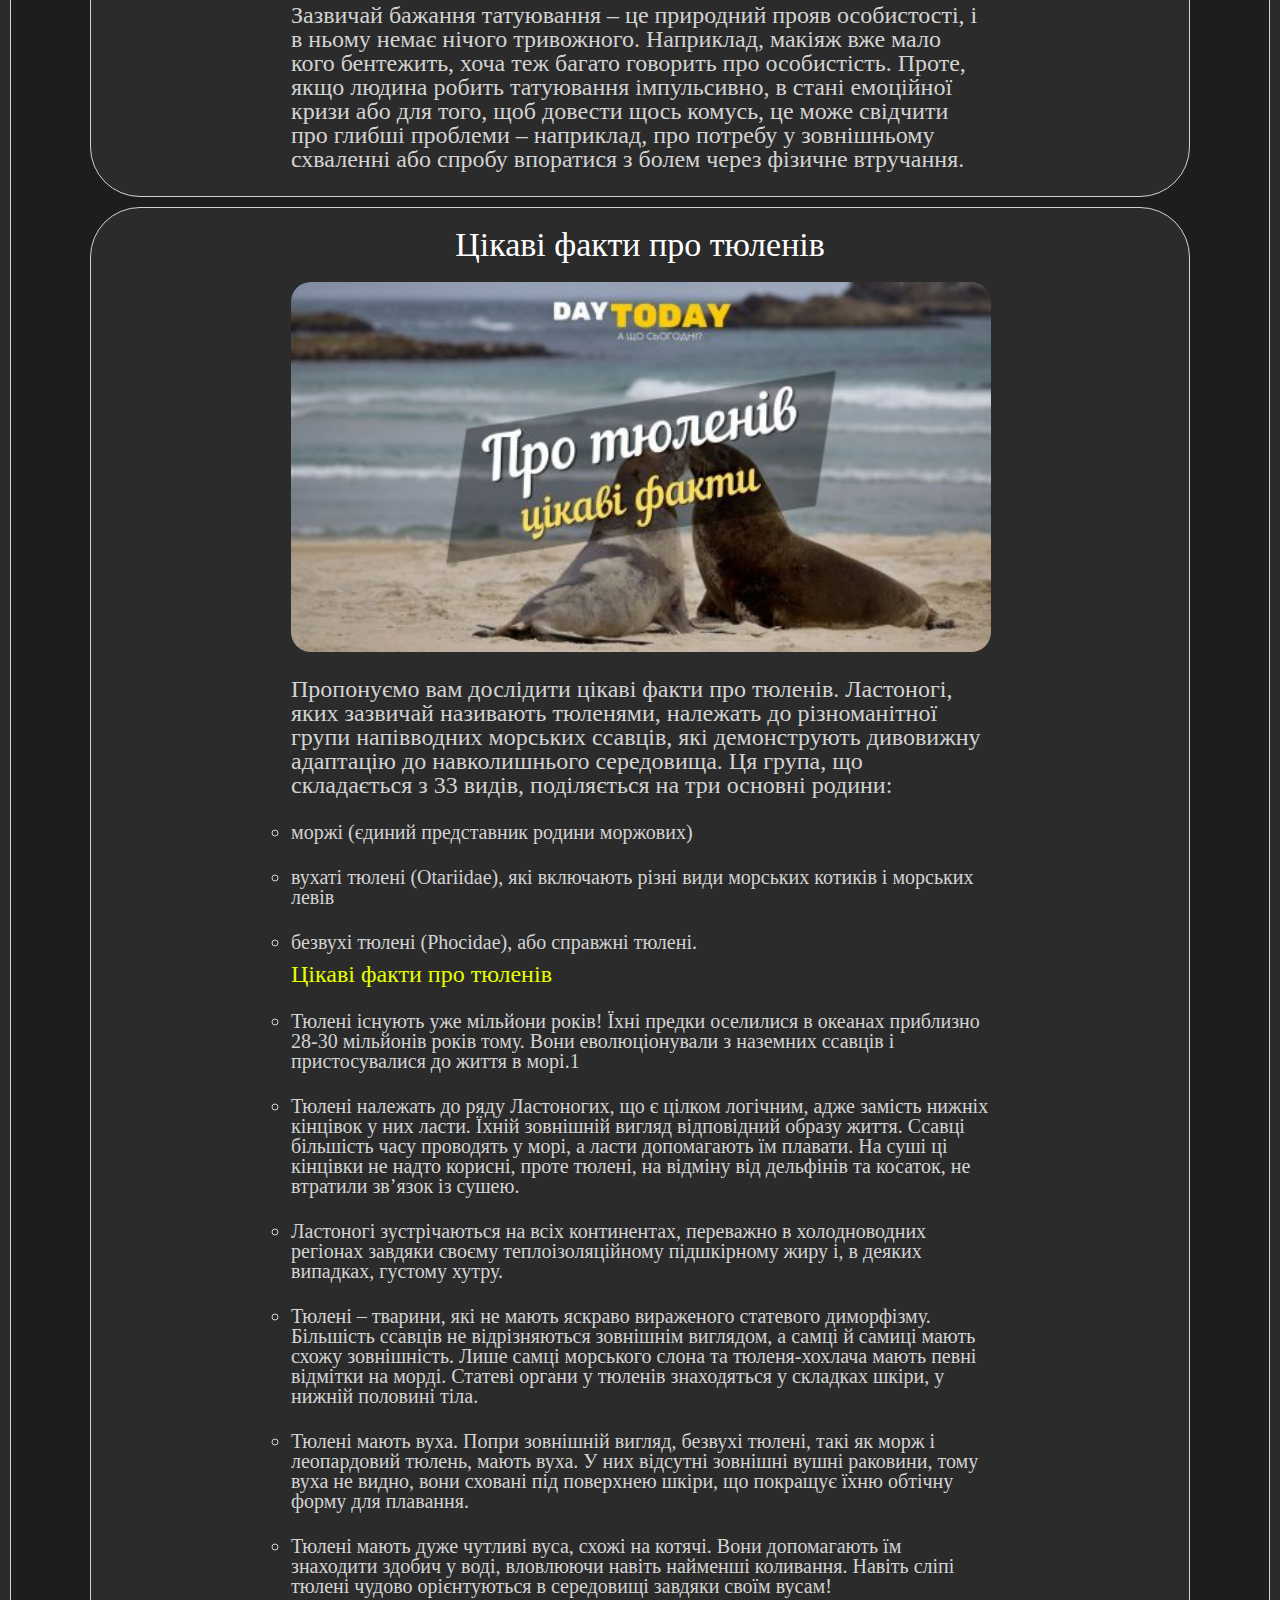
<file: html/facts.html>
<!DOCTYPE html>
<html lang="en">
  <head>
    <meta charset="UTF-8" />
    <meta http-equiv="X-UA-Compatible" content="IE=edge" />
    <meta name="viewport" content="width=device-width, initial-scale=1.0" />
    <title>Цікаві факти</title>
    <link rel="icon" type="image/png" href="../img/logo.jpg" />
    <link rel="stylesheet" href="../css/styles.css" />
    <link rel="stylesheet" href="../css/facts.css" />
  </head>
  <body>
    <header class="header" id="header">
      <a class="header_img_a" href="../index.html">
        <img class="header_img" src="../img/logo.jpg" alt="logo" />
      </a>
      <h1 class="header_h1">Цікаві факти</h1>
      <nav class="header_nav">
        <a class="header_nav_a" href="../index.html">Головна</a>
        <a class="header_nav_a" href="#">Факти</a>
        <a class="header_nav_a" href="./contacts.html">Контакти</a>
      </nav>
    </header>

    <section class="section">
      <div class="section_bloc">
        <div class="section_bloc_article">
          <h2 class="section_h2">Цікаві факти</h2>
          <article class="section_article">
            <h3 class="section_article_h3" id="post1">
              Цікаві факти про фортепіано
            </h3>
            <img class="section_article_img" src="../img/1.webp" alt="" />
            <p class="section_article_p">
              Щорічно у 88-й день року відзначають Всесвітній день фортепіано
              (World Piano Day). Пропонуємо вам дослідити цікаві факти про
              фортепіано, про цей старовинний і чарівний інструмент.
            </p>
            <p class="section_article_p">
              Слово “Piano” означає “повільно”, “тихо”, “м’який звук/музика”.
              Спочатку термін “Piano” означав тиху музику, а не сам інструмент.
            </p>
            <ol>
              <li>
                Фортепіано – це загальна назва групи інструментів, яка
                складається з двох різновидів – роялів і піаніно.
              </li>
              <li>
                Прямими предками фортепіано були клавесини і клавікорди. Але
                головним недоліком цих музичних інструментів було швидко
                загасаюче звучання і дуже низький рівень гучності.
              </li>
              <li>
                Батьком фортепіано заведено вважати італійського клавесинного
                майстра Бартоломео Крістофорі. Дата народження інструменту точно
                не встановлена, але вважають, що вона знаходиться в межах 1709 –
                1711 рр.
              </li>
              <li>
                Винахідник фортепіано Крістофорі також винайшов спінеттоне.
                Працюючи на родину Медічі, Крістофорі також розробив спінет,
                перетворивши його на спінеттон, варіант клавесина.
              </li>
              <li>
                Тосканська королівська родина Медічі фінансувала винайдення
                фортепіано
              </li>
              <li>
                Тосканський принц Фердінандо Медічі підтримував Крістофорі, що
                призвело до винайдення фортепіано.
              </li>
              <li>Фортепіано – нащадок старовинного інструмента органу.</li>
              <li>
                Предки фортепіано, такі як клавесин і клавікорд, походять від
                органу, витоки якого сягають часів Римської імперії.
              </li>
              <li>
                Рояль має більшу швидкодію, ніж вертикальні фортепіано (Спінет,
                піаніно) завдяки механізму репетиції. Він дозволяє піаністу
                повторювати ноту, при неповному відпуску клавіші. Вертикальний
                варіант механіки фортепіано вимагає повного повернення клавіші
                для повторного дії молоточка.
              </li>
              <li>
                Соната Людовіко Джустіна – перший музичний твір, написаний для
                фортепіано. Сталася це подія в 1732 році.
              </li>
              <li>Перші роялі мали прямокутну форму.</li>
              <li>
                Технологічно, фортепіано вважаються найскладнішими для
                виготовлення інструментами. Вони складаються з 10000 рухомих
                деталей і 2000 нерухомих.
              </li>
              <li>На 75% піаніно і роялі складаються з дерева.</li>
              <li>
                При виготовленні струн, крім інших матеріалів, використовували
                срібло, золото, скло і шовк.
              </li>
              <li>
                Спочатку клавіші фортепіано робили зі слонової кістки, але
                згодом були замінені на пластикові.
              </li>
              <li>
                Найстаріше зі збережених фортепіано датується 1720-м роком і
                експонується в Метрополітен-музеї (Нью-Йорк).
              </li>
              <li>
                Унікальність фортепіано полягає в тому, що його можливості
                охоплюють весь спектр звучання інструментів оркестру: від
                верхньої ноти флейти до низької ноти басового фагота.
              </li>
              <li>
                Перша нота на стандартній 88-клавішній клавіатурі – «ля»
                субконтроктави. Середина клавітатури – проміжок між «ми» і «фа»
                першої октави. Остання нота на клавіатурі – «до» п’ятої октави.
              </li>
              <li>
                Перший інструмент, на якому «навчили грати» робота – було
                фортепіано. При цьому музичним увертюрам робота навчили раніше,
                ніж грі в шахи.
              </li>
              <li>
                Виробництво фортепіано у світі вважалося прерогативою невеликих
                фірм і майстерень. В СРСР виготовлення інструментів було
                поставлене на конвеєр. У 1955 році на Чернігівщині на фабриці
                музичних інструментів був запущений перший в країні конвеєр зі
                зборки клавішних музичних інструментів – кожні 12 хвилин з
                100-метрової конвеєрної стрічки сходило нове піаніно «Україна».
              </li>
              <li>
                Вважається, що вібрація корабельних двигунів при транспортуванні
                негативно позначається на акустичних властивостях інструментів.
                Саме тому перевезення дорогих моделей роялів довіряли виключно
                вітрильним судам.
              </li>
              <li>
                Більшість роялів мають 88 клавіш. Однак, для музикантів, яким
                недостатньо наявного звукового діапазону, випускають інструменти
                на 102 клавіші.
              </li>
              <li>
                Довжина концертного рояля Bosendorfer Imperial – без малого 3
                метри, його клавіатура має додаткові 9 клавіш в басах, нижня з
                яких – «до» – на октаву нижче «до» контроктави. Концертні роялі
                трохи меншого розміру цієї ж фірми мають чотири додаткових
                клавіші в басах, нижня – «фа» субконтроктави.
              </li>
              <li>
                Дослідження, проведені в Німеччині, показали, що мозок піаністів
                має більшу продуктивність. А у дітей, які займаються музикою
                краща успішність в школі в порівнянні з однолітками, що не
                займаються нічим, крім навчання в школі.
              </li>
              <li>
                Традиційно найбільший конкурс на навчання у музичних школах саме
                на фортепіано.
              </li>
              <li>
                У розвинених країнах у кожній п’ятій родині було (або є)
                фортепіано.
              </li>
              <li>
                У світі налічується понад два десятки пам’ятників фортепіано.
              </li>
              <li>
                Ямаха почала виготовляти фортепіано в 1887 році, першою в
                Японії.
              </li>
              <li>
                За час існування фортепіано було безліч спроб його
                вдосконалення. Наприклад, деякі дерев’яні частини намагалися
                замінити на пластмасові. Однак від ідеї відмовилися через дуже
                обмежений термін служби таких деталей. Було багато й інших не
                дуже вдалих спроб. Серед них – фортепіано Йенсена з двома
                клавіатурами, вертикальне, фортепіано з клавіатурою, схожою на
                клавіатуру друкарської машинки тощо.
              </li>
              <li>
                Спочатку синтезатор називали електронним (цифровим) піаніно.
              </li>
              <li>
                Попри те, що піаніно – це струнний інструмент, його помістили в
                розділ ударних симфонічного оркестру.
              </li>
            </ol>
          </article>
          <article class="section_article">
            <h3 class="section_article_h3" id="post2">
              21 цікавий факт про віскі
            </h3>
            <img class="section_article_img" src="../img/2.webp" alt="" />
            <p class="section_article_p">
              Віскі – це напій із багатою історією, який асоціюється з
              традиціями, майстерністю витримки та глибокими ароматами. Його
              пили королі та письменники, йому присвячували вірші та легенди.
              Поговорімо про віскі не як про алкоголь, а як про культурний
              феномен. Пропонуємо вам цікаві факти про віскі.
            </p>
            <ol>
              <li>
                Вважається, що першими виробниками віскі були ірландські ченці.
                Вони використовували солод та чисту воду для приготування напою.
                Перша згадка про алкоголь датується 1405 роком, але очевидно,
                про нього знали ще раніше. Здавна Шотландія та Ірландія
                змагаються за право почесного звання батьківщини віскі.
              </li>
              <li>
                У Шотландії віскі вперше згадується в реєстрі казначейства від 1
                червня 1494 року, де зазначено про видачу солоду брату Джону
                Кору для виготовлення «aqua vitae».
              </li>
              <li>
                Обидва слова «Whiskey» і «Whisky» є правильними. Whiskey є
                використовують для ірландського віскі, а Whisky – для
                шотландського.У 1505 році Гільдія хірургів та цирульників
                Единбурга отримала монополію на виробництво віскі, яке
                продавалося в аптеках як лікувальний засіб.
              </li>
              <li>
                На початку XVIII століття напій використовували у якості валюти.
                Ним розраховувалися за послуги та продукти. Крім того, алкоголь
                брав участь у приготуванні різних страв та лікуванні хворих.
                Коли влада почала задумуватися про введення жорстких податків на
                віскі, мешканцям Пенсільванії навіть довелося бунтувати проти
                цього.
              </li>
              <li>
                До 1915 року вважалося, що для якісної витримки солодового напою
                достатньо 2 років. У 1916 прийняли офіційний закон, у якому
                говорилося про мінімальний строк витримки віскі у дерев’яних
                бочках – 3 роки. Під час «сухого закону» в Америці віскі був
                єдиним алкоголем, дозволеним для продажу, але лише у якості
                ліків.
              </li>
              <li>
                90% всього солодового віскі (а існує близько 5 тисяч видів)
                виготовляється у Шотландії. Кожної секунди у світі 30 людей
                стають щасливими покупцями пляшки шотландського віскі. Саме
                віскі з Шотландії є найпопулярнішим на полицях магазинів. Навіть
                ірландський, канадський чи американський напій не зрівняється з
                ним.
              </li>
              <li>
                Експорт шотландського віскі на суму 4,91 мільярда фунтів
                стерлінгів у 2019 році склав понад 20% від усього експорту
                продуктів харчування та напоїв Великобританії.1
              </li>
              <li>
                В алкоголь вкладають інвестиції й отримують близько 30% доходу
                щомісяця. На спеціальній торговій біржі World Whisky Index люди
                купують напій, отримують сертифікат власника і мають повне право
                на перепродаж пляшки. Японія та Китай є основними користувачами
                біржі.
              </li>
              <li>
                Найдорожчий віскі The Macallan 80-річної витримки оцінювався у
                460 тисяч доларів на аукціоні в Нью-Йорку у 2010 році. У 2006
                році пляшку віскі 1926 року виготовлення продали за 54 тисячі.
                Усі кошти, отримані з продажу, були переведені на благодійність.
              </li>
              <li>
                У 2019 році 30-річна бочка Macallan встановила новий світовий
                рекорд як найдорожча бочка віскі, коли-небудь продана на
                аукціоні. За неї виручили – $572 000.1
              </li>
              <li>
                Найпопулярнішими країнами, що спеціалізуються на виготовленні
                віскі, є Шотландія, Ірландія, Америка, Японія та Канада.
                Франція, хоч і вважається батьківщиною коньяку, також займається
                виробництвом віскі. Назва на етикетці пляшки може вказати на
                країну-виробника. Якщо «whisky», то це Шотландія, «whiskey» –
                інша країна.
              </li>
              <li>
                На субмаринах королівського флоту Британії поширена практика
                жорсткого відбору кандидатів на звання офіцера. На борт
                потрапляють лише найкращі. Ті, хто передчасно відсіявся з
                відбору, отримують пляшку дорогого шотландського віскі за
                сміливість та завзятість.
              </li>
              <li>Френка Сінатру поховали з пляшкою Jack Daniel’s</li>
              <li>
                Невитримане американське віскі часто називають «білою собакою»
                (white dog).
              </li>
              <li>
                Нікола Тесла пив віскі щодня, бо вважав, що він допоможе йому
                прожити до 150 років. Ну таке… прожив 86 років.
              </li>
              <li>Після розливу в пляшки віскі не старіє, як більшість вин.</li>
              <li>Більшість віскі виготовляють у бочках з-під бурбону.</li>
              <li>Односолодове віскі може зберігатися в декількох бочках.</li>
              <li>
                Бочки можуть використовуватися до чотирьох разів у процесі
                виготовлення шотландського віскі.
              </li>
              <li>
                Шотландська порція віскі називається дрем. У барі дрем наливають
                так, щоб було заповнене лише дно келиха. А під час посиденьок з
                друзями кожен сам визначає для себе об’єм дрему. Взагалі це
                широке поняття міри, яке цілком залежить від щедрості того, хто
                пригощає.
              </li>
              <li>
                Первинним смаком віскі насолоджуються у тюльпаноподібних
                келихах. Така форма дозволяє вловити особливий деревний аромат
                напою, який був настояний у бочці. Для дегустації використовують
                також низькі та масивні склянки до 400 мл з товстим дном, які
                називаються тумблери.
              </li>
            </ol>
            <p class="section_article_p">
              27 березня щороку відзначають Міжнародний день віскі <br />
              Всесвітній день віскі відзначається щорічно третьої суботи травня.
              <br />
              Також протягом року відзначають: <br />
              Міжнародний день ірландського віскі <br />
              Міжнародний день шотландського віскі <br />
            </p>
            <h4 class="section_article_h4">Чому напій назвали віскі?</h4>
            <p class="section_article_p">
              Термін «віскі» походить від гельського «uisge beatha» або
              «usquebaugh» – це означає «вода життя». Гельська мова – це гілка
              кельтської мови, якою розмовляють у гірській місцевості Шотландії.
            </p>
            <p class="section_article_p">
              Однак, варто пам’ятати, що попри всю його благородність і довгу
              історію, алкоголь залишається небезпечною речовиною, яка може
              спричиняти залежність і шкодити здоров’ю. Насолоджуватися цікавими
              фактами про віскі можна без шкоди для організму – просто
              занурюючись у його захопливий світ без дегустації.
            </p>
          </article>
          <article class="section_article">
            <h3 class="section_article_h3" id="post3">Цікаві факти про воду</h3>
            <img class="section_article_img" src="../img/3.jpg" alt="" />
            <p class="section_article_p">
              Вода необхідна для всіх живих організмів. Чи то для того, щоб
              залишатися зволоженими, розщеплювати їжу, виробляти енергію,
              регулювати метаболізм або щоб допомагати рослинам рости — життя,
              яким ми його знаємо, не могло б існувати без води. Вважається, що
              воді на Землі понад 4,6 мільярда років, і вона сформувала планету
              та її історію. У рідкому, твердому чи газоподібному стані вода є
              неймовірною речовиною. Оскільки Всесвітній день водних ресурсів
              відзначається 22 березня, давайте зануримося у цікаві факти про
              воду.
            </p>
            <p class="section_article_p">
              Землю часто називають «блакитною планетою», що зумовлене її
              величезними водними просторами. Однак 97% з них — це морська вода,
              непридатна для вживання людьми. Тому вода – дефіцитний, дорогий і
              дуже цінний ресурс на планеті.
            </p>
            <h5 class="section_article_h5">
              Римська система акведуків змінила історію:
            </h5>
            <p class="section_article_p">
              Хоча римляни не винайшли акведуки, вони розробили складну систему
              водопостачання, яка дозволила їхній цивілізації процвітати.
              Система акведуків, яку вважають інженерним дивом, складалася з
              труб, тунелів, каналів і мостів. Вони змогли використати природний
              рельєф місцевості, щоб максимізувати дію сили тяжіння. Це
              дозволило римлянам ефективно спрямовувати воду в різні райони для
              використання у лазнях, фонтанах, для зрошення та пиття. У період з
              312 р. до н.е. по 226 р. н.е. було збудовано 11 акведуків, які
              подавали воду до Риму з відстані майже 60 миль. У період свого
              розквіту система акведуків забезпечувала водою майже 200 міст
              Римської імперії.
            </p>
            <h5 class="section_article_h5">Вода — це аномальна речовина</h5>
            <p class="section_article_p">
              Більшість речовин у твердому стані щільніші, ніж у рідкому. Однак
              твердий стан води — лід — може плавати на воді. Лід лежить на
              поверхні води, створюючи ізоляційний бар’єр для водних організмів.
              Якби він занурився, вода замерзла б, і життя не змогло б вижити.
            </p>
            <h5 class="section_article_h5">
              Кругообіг води налічує 3,8 мільярда років
            </h5>
            <p class="section_article_p">
              У найпростішому розумінні, кругообіг води на Землі — це
              нескінченний процес, який пов’язує воду у всіх її різноманітних
              формах. У 1580 році Бернар Паліссі розробив теорію кругообігу
              води. Він вважав, що кількість води на Землі залишається
              незмінною, хоча й перебуває в постійному русі, і що ті самі
              молекули води, які утворилися мільярди років тому, постійно
              переробляються. Процес кругообігу води відбувається через
              випаровування, конденсацію та опади та впливає на географію Землі
              та змінює її. Водна ерозія і танення льодовиків є невід’ємною
              частиною створення таких форм рельєфу Землі, як долини й гірські
              вершини. Вони також створюють льодовикові уламки — скелі та
              валуни, які були переміщені льодовиками та відклалися в іншому
              місці після танення льодовика.
            </p>
            <h5 class="section_article_h5">Інші цікаві факти про воду</h5>
            <ol>
              <li>Вода — найпоширеніша речовина на Землі.</li>
              <li>
                Вода — єдина речовина, яка зустрічається в природі у трьох
                формах: твердій, рідкій та газовій.
              </li>
              <li>
                Майже 97 відсотків води у світі є солоною або непридатною для
                пиття. Ще 2 відсотки замкнені в крижаних шапках і льодовиках.
                Залишається лише 1 відсоток для всіх потреб людства —
                сільськогосподарських, житлових, виробничих, громадських та
                особистих потреб.
              </li>
              <li>
                Менше 1% води, очищеної комунальними водоканалами,
                використовується для пиття і приготування їжі.
              </li>
              <li>
                Молекула води зберігається в океані 98 років, у льоду – 20
                місяців, а в озерах і річках — два тижні.
              </li>
              <li>
                Вода регулює температуру Землі. Вона також регулює температуру
                людського тіла, переносить поживні речовини, захищає органи й
                тканини, виводить відходи життєдіяльності.
              </li>
              <li>
                Вода становить 83% нашої крові, 75% мозку і 90% легенів. Людські
                кістки на 31% складаються з води. Загалом, наше тіло на 70
                відсотків складається з води.
              </li>
              <li>
                Помідор складається приблизно на 95% з води. Яблуко, ананас і
                качан кукурудзи складаються на 80 відсотків з води. Живе дерево
                складається приблизно на 75 відсотків з води.
              </li>
              <li>Один акр кукурудзи випаровує 15 000 літрів води на день.</li>
              <li>
                Людина може прожити близько місяця без їжі, але лише близько
                тижня без води.
              </li>
              <li>
                Близько 25 700 літрів води потрібно для вирощування їжі на один
                день для сім’ї з чотирьох осіб.
              </li>
              <li>
                За оцінками, 790 мільйонів людей (11% населення світу) живуть
                без доступу до якісного водопостачання. До 2025 року 1,8
                мільярда людей будуть жити в країнах або регіонах з абсолютним
                дефіцитом води, а дві третини населення світу можуть жити в
                умовах водного стресу.
              </li>
              <li>
                У середньому жінки в країнах, що розвиваються, проходять 6
                кілометрів на день, щоб набрати води. Лише в Африці жінки
                витрачають 40 мільярдів годин на рік, ходячи по воду.
              </li>
              <li>
                Вода в пляшках може бути у 2000 разів дорожчою за водопровідну і
                не такою безпечною. У 1998 році Національна рада США з охорони
                ресурсів завершила 4-річне тестування 103 пляшок води та
                виявила, що 1/3 з них містила бактерії та інші хімічні речовини
                на рівнях, що перевищують промислові стандарти.
              </li>
              <li>
                Ультрафіолетове світло може знищити 99,99% шкідливих
                мікроорганізмів (бактерій, вірусів, цист) у воді, щоб зробити
                воду безпечною для пиття. Це безпечна вода без хімікатів для
                покращення побутової води.
              </li>
              <li>
                На громадське водопостачання припадає близько 14% від загального
                обсягу вилучення прісної води.
              </li>
              <li>
                Спрага гарантує, що істоти підтримують баланс води та поживних
                речовин, таких як натрій, які є життєво важливими для здорового
                функціонування клітин.
              </li>
              <li>
                Маловідомий факт, але недостатнє споживання води насправді є
                фактором ризику різних видів раку. Гідратація має вирішальне
                значення для кровообігу, оскільки дозволяє клітинам імунної
                системи досягати пошкоджених тканин у більшій кількості.
              </li>
              <li>
                Чиста вода (тільки атоми водню і кисню) має нейтральний рН 7,
                тобто не кислий і не лужний.
              </li>
              <li>
                Забруднення підземних вод майже завжди є результатом людської
                діяльності.
              </li>
              <li>
                Вода розчиняє більше речовин, ніж будь-яка інша рідина. Куди б
                вона не рухалася, вода переносить з собою хімічні речовини,
                мінерали та поживні речовини.
              </li>
              <li>
                Прісноводні тварини зникають швидше, ніж ті, що живуть на суші
                чи в морі.
              </li>
              <li>
                За даними Агентства з охорони навколишнього середовища, вплив
                свинцю пов’язаний із затримкою фізичного розвитку та
                поведінковими проблемами. Ви можете видалити 98% свинцю у воді
                за допомогою системи зворотного осмосу питної води.
              </li>
              <li>
                Вага, яку людина втрачає безпосередньо після інтенсивних
                фізичних навантажень, — це вага з води, а не з жиру.
              </li>
              <li>
                При народженні вода становить приблизно 80 відсотків ваги тіла
                немовляти.
              </li>
              <li>
                Молекула води має високу когезію — вона дуже липка, тобто
                молекули води прилипають одна до одної. Вода є найбільш
                когезійною серед неметалічних рідин. Молекули води також є
                адгезійними, тобто прилипають до інших поверхонь. І когезія, і
                адгезія роблять молекули води дуже липкими.
              </li>
              <li>
                Чиста вода, яку ви ніколи не знайдете в природному середовищі,
                не проводить електричний струм. Вода стає провідником, коли
                починає розчиняти речовини навколо себе.
              </li>
              <li>
                Вода має високий тепловий індекс — вона поглинає багато тепла,
                перш ніж почне нагріватися. Ось чому вода є цінною для
                промисловості та в радіаторі вашого автомобіля як охолоджуюча
                рідина. Високий тепловий індекс води також допомагає регулювати
                швидкість, з якою повітря змінює температуру, тому зміна
                температури між сезонами відбувається поступово, а не раптово,
                особливо поблизу океанів.
              </li>
              <li>
                Вода має дуже високий поверхневий натяг. Іншими словами, вода є
                липкою та еластичною і має тенденцію злипатися в краплі, а не
                розтікатися тонкою плівкою, як медичний спирт. Поверхневий натяг
                відповідає за капілярну дію, яка дозволяє воді (і розчиненим у
                ній речовинам) рухатися через коріння рослин і крихітні
                кровоносні судини в нашому тілі.
              </li>
              <li>
                Тиск повітря впливає на температуру кипіння води, саме тому в
                горах яйце вариться довше, ніж на пляжі. Чим вище над рівнем
                моря, тим нижчий атмосферний тиск, тим нижча температура кипіння
                води, а отже, тим більше часу потрібно для того, щоб зварити
                яйце. На рівні моря вода закипає при температурі 100°С, а на
                висоті 1500 метрів — при 94,9°C.
              </li>
              <li>
                Вода є не лише на Землі. Астрономи виявили, що на деяких
                супутниках Юпітера та Сатурна існують підповерхневі океани. Що
                цікаво, найбільший об’єм води у Всесвіті був знайдений навколо
                чорної діри за 12 мільярдів світлових років від нас – він у 140
                трильйонів разів перевищує запаси земних океанів!1
              </li>
            </ol>
          </article>
          <article class="section_article">
            <h3 class="section_article_h3" id="post4">
              Цікаві факти про татуювання
            </h3>
            <img class="section_article_img" src="../img/4.jpg" alt="" />
            <p class="section_article_p">
              У різних культурах ставлення до татуювань було і залишається
              різним. У Стародавньому Єгипті, наприклад, мати їх могли тільки
              представники вищого стану, а в Японії і по сьогодні татуювання
              асоціюються з якудза і іншим кримінальним світом. Людей з
              татуюваннями на відкритих частинах тіла в цій країні часто не
              пускають в пристойні місця, причому навіть іноземців. Хоча півтори
              тисячі років тому в тій же Японії татуювання були імператорським
              привілеєм.
            </p>
            <p class="section_article_p">
              Тату і боді-арт в цілому мають довгу історію становлення і
              формування. Протягом всього часу накопичилося багато цікавих
              випадків, фактів і подій, якими ми вирішити поділитися з вам до
              Всесвітнього дня татуювання.
            </p>
            <p class="section_article_p">
              У вісімнадцятому столітті, коли мандрівник Джеймс Кук здійснив
              свою подорож на Таїті, він привіз до Європи мешканця острова, тіло
              якого було повністю прикрашено різними малюнками. Вважається, що
              саме після цього випадку європейці почали так цікавитися
              натільними малюнками.
            </p>
            <p class="section_article_p">
              Тату-індустрія в сучасному світі величезна, особливо в країнах
              Заходу. В одних Сполучених Штатах населення щорічно витрачає понад
              півтора мільярда доларів в тату-салонах, і це лише офіційна
              статистика.
            </p>
            <p class="section_article_p">
              Деякі бренди практикують татуювання як спосіб реклами. Наприклад,
              компанія Гарлі-Девідсон дає знижку всім покупцям, на тілі яких
              присутній їх логотип чи назва.
            </p>
            <p class="section_article_p">
              Мистецтво татуювання було відомо ще стародавнім людям. Археологам
              вдалося виявити примітивні інструменти для їх нанесення на тіло,
              датовані десятим тисячоліттям до нашої ери. Нашим предкам
              татуювання теж були відомі, найстарішим згадками про них – близько
              півтори тисячі років.
            </p>
            <p class="section_article_p">
              Одні з найдавніших тату-традицій і донині існують в Новій
              Зеландії. Маорі, корінні новозеландці, вже багато століть часто
              покривають татуюваннями все тіло. Раніше ці візерунки на шкірі
              розкривали коротку біографію власника і були знаком його статусу,
              сьогодні ж це скоріше данина традиції.
            </p>
            <p class="section_article_p">
              А ось в Стародавній Греції і Стародавньому Римі ставлення до
              татуювань було негативним. Ними мітили небезпечних злочинців, щоб
              ті не могли сховатися, якщо їм вдасться втекти. Причому наносили
              татуювання безпосередньо на обличчя.
            </p>
            <p class="section_article_p">
              Сучасні тату-машинки майже не ушкоджують шкіру, але традиційні
              методи нанесення татуювань часто бувають дуже травматичні. Деякі з
              них фактично поєднані зі шрамуванням. Дехто, втім, вважає, що це
              додає малюнку об’єму.
            </p>
            <p class="section_article_p">
              Відомо, що бажання зробити тату може бути відображення внітрішніх
              психологічних потреб людини, на які вона хоче звернути увагу. Це
              може бути прагнення до свого коріння, спроба побороти свої страхи
              чи інтегрувати тіньові структури. Саме тому, вирішивши ці питання,
              або перейшовши до наступного етапу розвитку, люди часто
              намагаються позбавитися татуювань. Адже вони вже не відповідають
              їх психологічному стану.
            </p>
            <p class="section_article_p">
              Американець Джордж Рейнджер, колекціонує на своєму тілі татуювання
              із зображенням героїв діснеївських мультиків. На його животі
              розташована русалонька, на спині – Алладін, а в паху – 101
              далматинець. Усього на його тілі налічується близько 500
              мультиплікаційних героїв.
            </p>
            <p class="section_article_p">
              Згідно з американською статистикою, жінки частіше роблять
              татуювання, ніж чоловіки, але при цьому вони також частіше їх і
              зводять за допомогою лазера. Близько 23% американських жінок
              носять на своєму тілі хоча б одне татуювання, в той час як
              відсоток татуйованих чоловіків сягає всього лише 19%.
            </p>
            <p class="section_article_p">
              Не буває тимчасових татуювань. Татуювання можна звести, але це
              складний, дорогий і болючий процес, до того ж без гарантованого
              результату. Та й шрами після нього все одно можуть залишитися.
              Чорні пігменти – найлегші для видалення за допомогою лазера.
              Чорний колір поглинає більше лазерних променів, ніж будь-який
              інший колір, що дозволяє більш ефективно руйнувати пігмент.
              Найскладнішими кольорами для видалення є зелені та жовті відтінки.
              Існує кілька видів виведення татуювань: хімічний – за допомогою
              хімічних речовин; термічний – за допомогою лазера; механічний –
              шляхом зрізання верхніх шарів шкіри.
            </p>
            <p class="section_article_p">
              Цікаво, що багато відомих людей мали татуювання, хоча цей факт
              зазвичай не афішується.Так, татуювання були у видатного вченого
              Альберта Ейнштейна і знаменитого політика Уінстона Черчилля
            </p>
            <p class="section_article_p">
              Буддійські монахи в деяких країнах активно покривають свої тіла
              татуюваннями. У Таїланді багато з них мають безліч традиційних
              візерунків на тілі. Причому традиційні тайські татуювання, відомі,
              як “сак янт”, відповідно до звичаїв наносяться тільки в
              монастирях. Сучасні тайські тату-салони відмовляються татуювати
              сак янт клієнтам, якщо дорожать своєю репутацією і поважають
              традиції.
            </p>
            <h5 class="section_article_h5">Тату та психологія</h5>
            <p class="section_article_p">
              Татуювання – це не просто малюнок на тілі, а важливий
              психологічний маркер, який може багато розповісти про людину, це
              ще один інструмент для дослідження свого внутрішнього світу або
              іншої людини. Татуювання – це глибокий психологічний жест. Для
              когось це естетика, спосіб самовираження, а для інших – символ
              життєвого досвіду, болю або трансформації. Бажання зробити тату
              нерідко є результатом глибоких внутрішніх процесів, які можуть
              бути пов’язані з особистістю, самоідентичністю та навіть
              травматичним досвідом.
            </p>
            <h4 class="section_article_h4">
              Основні психологічні причини бажання зробити татуювання:
            </h4>
            <ol type="1">
              <li>
                <span class="section_article_ol_li_span"
                  >Самовираження та ідентичність</span
                >
                <br />
                Людина може робити тату, щоб продемонструвати свою унікальність,
                переконання, життєві цінності чи приналежність до певної
                субкультури. Це спосіб заявити про себе, особливо якщо слова або
                дії не дають бажаного ефекту.
              </li>
              <li>
                <span class="section_article_ol_li_span"
                  >Потреба у контролі над власним тілом</span
                ><br />
                Деякі люди роблять татуювання після важких періодів у житті,
                особливо коли почувалися безпорадними (наприклад, після хвороби,
                розриву стосунків або втрати близької людини). Це свідомий вибір
                – контроль над своїм тілом, що може допомогти відновити відчуття
                власної сили, кордонів, тілесності тощо.
              </li>
              <li>
                <span class="section_article_ol_li_span"
                  >Пережитий травматичний досвід</span
                ><br />
                Татуювання може символізувати певний біль або втрату, бути
                способом “закрити” старі рани. Наприклад, люди, які пережили
                травму, часто роблять тату як нагадування про свою витривалість
                або як спосіб відновлення зв’язку зі своїм тілом.
              </li>
              <li>
                <span class="section_article_ol_li_span">Ритуал переходу</span
                ><br />
                Багато культур використовують татуювання як символ певного
                життєвого етапу. Сучасна людина також може робити тату, щоб
                закріпити важливий момент у своєму житті – наприклад, народження
                дитини, досягнення мети чи зміну світогляду. Імена, дати, цитати
                – це саме про це.
              </li>
              <li>
                <span class="section_article_ol_li_span"
                  >Потреба у приналежності</span
                ><br />
                Тут все буквально. Символіка татуювань часто пов’язана з
                груповою ідентичністю: від спортивних команд до армії,
                байкерських клубів чи релігійних груп. Вони дають відчуття
                приналежності, братерства або єдності з іншими.
              </li>
              <li>
                <span class="section_article_ol_li_span"
                  >Психологічний захист або оберіг</span
                ><br />
                Для багатьох татуювання – це не просто малюнок, а символічний
                “амулет”, який дає відчуття захищеності. Це може бути зображення
                ангела, руни, цитати або щось, що нагадує про силу та віру в
                себе.
              </li>
              <li>
                <span class="section_article_ol_li_span"
                  >Залежність від гострих відчуттів або потреба проявити
                  почуття</span
                ><br />
                Процес нанесення татуювання супроводжується болем, що може
                викликати викид ендорфінів. Деякі люди можуть підсвідомо шукати
                ці відчуття, що пояснює любов до великої кількості татуювань або
                постійного оновлення малюнків на тілі. Це спосіб виведення
                почуттів на зовні, прожиття душевного болю.
              </li>
              <li>
                <span class="section_article_ol_li_span"
                  >Психологічна компенсація</span
                ><br />
                Іноді татуювання стає способом компенсувати власні страхи,
                невпевненість або внутрішню порожнечу. Наприклад, хтось може
                вибрати агресивний або войовничий малюнок, щоб приховати власну
                вразливість. Деякі люди роблять татуювання з провокаційною або
                нестандартною символікою, щоб виділятися, епатувати суспільство
                або змусити оточення реагувати.
              </li>
            </ol>
            <p class="section_article_p">
              Все перераховане – не є поганим чи хорошим, це лише можливі
              варіанти, щоб поставити собі питання: а для чого мені тату?
              Звісно, лише якщо є бажання більше дізнатися про світ внутрішній
              світ.
            </p>
            <p class="section_article_p">
              Зазвичай бажання татуювання – це природний прояв особистості, і в
              ньому немає нічого тривожного. Наприклад, макіяж вже мало кого
              бентежить, хоча теж багато говорить про особистість. Проте, якщо
              людина робить татуювання імпульсивно, в стані емоційної кризи або
              для того, щоб довести щось комусь, це може свідчити про глибші
              проблеми – наприклад, про потребу у зовнішньому схваленні або
              спробу впоратися з болем через фізичне втручання.
            </p>
          </article>
          <article class="section_article">
            <h3 class="section_article_h3" id="post5">
              Цікаві факти про тюленів
            </h3>
            <img class="section_article_img" src="../img/5.jpg" alt="" />
            <p class="section_article_p">
              Пропонуємо вам дослідити цікаві факти про тюленів. Ластоногі, яких
              зазвичай називають тюленями, належать до різноманітної групи
              напівводних морських ссавців, які демонструють дивовижну адаптацію
              до навколишнього середовища. Ця група, що складається з 33 видів,
              поділяється на три основні родини:
            </p>
            <ol>
              <li>моржі (єдиний представник родини моржових)</li>
              <li>
                вухаті тюлені (Otariidae), які включають різні види морських
                котиків і морських левів
              </li>
              <li>безвухі тюлені (Phocidae), або справжні тюлені.</li>
            </ol>
            <h4 class="section_article_h4">Цікаві факти про тюленів</h4>
            <ol>
              <li>
                Тюлені існують уже мільйони років! Їхні предки оселилися в
                океанах приблизно 28-30 мільйонів років тому. Вони
                еволюціонували з наземних ссавців і пристосувалися до життя в
                морі.1
              </li>
              <li>
                Тюлені належать до ряду Ластоногих, що є цілком логічним, адже
                замість нижніх кінцівок у них ласти. Їхній зовнішній вигляд
                відповідний образу життя. Ссавці більшість часу проводять у
                морі, а ласти допомагають їм плавати. На суші ці кінцівки не
                надто корисні, проте тюлені, на відміну від дельфінів та
                косаток, не втратили зв’язок із сушею.
              </li>
              <li>
                Ластоногі зустрічаються на всіх континентах, переважно в
                холодноводних регіонах завдяки своєму теплоізоляційному
                підшкірному жиру і, в деяких випадках, густому хутру.
              </li>
              <li>
                Тюлені – тварини, які не мають яскраво вираженого статевого
                диморфізму. Більшість ссавців не відрізняються зовнішнім
                виглядом, а самці й самиці мають схожу зовнішність. Лише самці
                морського слона та тюленя-хохлача мають певні відмітки на морді.
                Статеві органи у тюленів знаходяться у складках шкіри, у нижній
                половині тіла.
              </li>
              <li>
                Тюлені мають вуха. Попри зовнішній вигляд, безвухі тюлені, такі
                як морж і леопардовий тюлень, мають вуха. У них відсутні
                зовнішні вушні раковини, тому вуха не видно, вони сховані під
                поверхнею шкіри, що покращує їхню обтічну форму для плавання.
              </li>
              <li>
                Тюлені мають дуже чутливі вуса, схожі на котячі. Вони
                допомагають їм знаходити здобич у воді, вловлюючи навіть
                найменші коливання. Навіть сліпі тюлені чудово орієнтуються в
                середовищі завдяки своїм вусам!
              </li>
              <li>
                На березі, після полювання у воді, тюлені дещо незграбно
                пересуваються, особливо у порівнянні з тим, як вони плавають.
                Ластоногі є відмінними плавцями, їхня швидкість може досягати 25
                кілометрів за годину, а максимальна глибина занурення – 600
                метрів.
              </li>
              <li>
                Жорсткі короткі волоски вкривають більшу частину тіла тюленя.
                Крім значного жирового покриву, від холоду ссавців захищає ще й
                шерсть. На зиму тюлені, як і всі тварини, накопичують запас
                підшкірного жиру, що допомагає підтримувати сталу температуру
                тіла. Завдяки цьому ссавці можуть жити в холодних арктичних
                поясах.
              </li>
              <li>
                Жировий прошарок у тюленів дозволяє їм тривалий час не їсти.
                Вони запасають жир, який забезпечує їх енергією. Крім того, вони
                невибагливі у харчуванні й поїдають будь-яку рибу, молюсків та
                ракоподібних.
              </li>
              <li>
                Тюлені є поодинокими тваринами. Їхній стадний інстинкт
                розвинувся на мінімальному рівні, вони збираються у групи лише
                при загрозі небезпеки. Відпочинок і полювання на дрібних тварин
                відбувається у кожного окремо, хоча вони є доволі дружніми
                істотами.
              </li>
              <li>
                Розмноження тюленів проходить лише 1 раз на рік, у кінці
                літнього сезону. На цей період припадає найбільша кількість
                конфліктів, це пов’язано з внутрішньовидовою конкуренцією за
                самиць. У результаті самицями буде обраний найсильніший самець
                для продовження роду.
              </li>
              <li>
                Взагалі ссавці є миролюбними та спокійними тваринами, більшість
                свого часу вони насолоджуються життям, відпочиваючи на крижині
                чи на суші. Ластоногі віддають перевагу розміреному та
                комфортному життю без конфліктів.
              </li>
              <li>
                Строк вагітності самиці тюленя досягає одного року. Після його
                закінчення на світ з’являється один малюк, якого називають
                «білок» через густу білу шерсть. Анатомічно маленький тюлень є
                повністю розвиненим після народження, здатним добувати собі їжу,
                але більшість часу дитинчата проводять на суші.
              </li>
              <li>Малюки важать понад 20 кг при народженні!</li>
              <li>
                Маленькі тюлені з’являються на світ уже досить великими:
                дитинчата звичайного тюленя важать близько 24 кг і можуть
                плавати вже за кілька хвилин після народження! А от дитинчата
                північного морського слона народжуються з вагою 75 кг!
              </li>
              <li>
                Малюки сірого тюленя плачуть, як немовлята. Їхній жалібний крик
                допомагає мамам знаходити своїх дитинчат серед великої кількості
                інших тюленів на березі.
              </li>
              <li>
                Смугаті тюлені або крилатка мають унікальне забарвлення. Їхні
                тіла прикрашають світлі “стрічки” на темному фоні, які особливо
                виразні у самців. Малюки народжуються з пухнастою білою шерстю,
                яку скидають через кілька тижнів.
              </li>
              <li>
                Свою назву гренландські тюлені (Harp seals) отримали завдяки
                чорній плямі на спині, що нагадує арфу (Harp перекладається
                “Арфа”). Під час линьки та розмноження гренландські тюлені
                збираються у великі групи до кількох тисяч особин. Хоча вони
                живуть у холодній воді, дитинчата гренландського тюленя
                народжуються без захисного жиру. Новонароджені швидко
                вкриваються товстим шаром підшкірного жиру під час
                вигодовування.
              </li>
              <li>
                Тюлені здатні пірнати на глибину до 600 метрів. Удари серця при
                такому глибокому зануренні значно скорочуються – до 15 ударів за
                хвилину. У спокійному стані серцевий пульс налічує 120 ударів,
                що є нормою. Тюлені є надзвичайними дайверами завдяки своїй
                здатності затримувати дихання під водою на тривалий час. Морські
                котики можуть залишатися під водою до 30 хвилин, тоді як слонові
                тюлені можуть затримувати дихання протягом двох годин. Цей
                вражаючий подвиг можливий завдяки тому, що тюлені пристосувалися
                ефективно зберігати велику кількість кисню у своїх м’язах.2
              </li>
              <li>
                Більша частина життя ссавців проходить у водному середовищі. У
                воді вони навіть можуть спати. Тюлені відчувають свою здобич на
                віддаленості 500 метрів і можуть легко подолати велику відстань,
                до сотні кілометрів. Ластоногі є хижаками, однак їм самим варто
                остерігатися більших тварин – акул і білих ведмедів.
              </li>
              <li>
                Тюлені не потребують постійної вологості. На суші тюлені можуть
                висихати, і це абсолютно нормально. Вони виходять з води, щоб
                відпочити, линяти або доглядати за малюками. Якщо ви побачите
                тюленя на пляжі, не варто намагатися його “рятувати” або
                зволожувати — це може йому зашкодити!
              </li>
              <li>
                Тюлені не п’ють морську воду — вони отримують усю рідину зі
                своєї їжі. Їхні організми настільки ефективно використовують
                вологу, що їм не потрібно окремо пити воду.
              </li>
              <li>
                Тюлені мають унікальну поведінку під час сну: вони сплять на
                суші, щоб піклуватися про своїх дитинчат або щоб зігрітися. У
                воді тюлені сплять у позі, відомій як “пляшка”, коли все тіло,
                окрім морди, занурене у воду. Це дозволяє їм дихати,
                відпочиваючи тілом.2
              </li>
              <li>
                Тюленів часто називають “морськими собаками” через їхню
                допитливу, грайливу та товариську вдачу, схожу на собачу. Однак
                важливо поважати тюленів як диких тварин, що охороняються
                Законом про захист морських ссавців, який забороняє їх
                переслідувати або турбувати.
              </li>
              <li>
                Вважається, що еволюційно тюлені тісно пов’язані з ведмедями,
                ласками, видрами та навіть єнотами та червоними пандами. Такий
                різноманітний еволюційний родовід підкреслює їхню
                пристосованість та екологічне значення.
              </li>
              <li>
                Деякі тюлені можуть бігати швидше за людей! Північні морські
                котики мають надзвичайно сильні передні ласти, які допомагають
                їм не тільки плавати, але й швидко пересуватися по скелях. Вони
                здатні навіть підніматися вертикальними кручами і обганяти людей
                на слизькому камінні!
              </li>
              <li>
                Гавайські тюлені-монахи — одні з найрідкісніших у світі. Ці
                унікальні тюлені мешкають тільки в Тихому океані. Вони можуть
                пірнати на глибину до 550 метрів і залишатися під водою до 20
                хвилин. Однак їхня популяція скоротилася до критичних рівнів, і
                лише завдяки зусиллям захисників природи чисельність тварин
                почала поступово зростати.1
              </li>
              <li>
                Однак ластоногі стикаються з численними загрозами. Історичне
                полювання на їхнє хутро підштовхнуло деякі види до вимирання,
                як, наприклад, карибського тюленя-ченця в 1970-х роках.
                Сьогодні, хоча полювання зменшилося завдяки регулюванню, такі
                проблеми, як заплутаність рибальських снастей, дефіцит їжі та
                конфлікти між людьми залишаються актуальними. Зникаючі види,
                такі як гавайські та середземноморські тюлені-ченці, знаходяться
                на межі вимирання.3
              </li>
              <li>
                Протягом року відзначають такі події, що створені для захисту
                тюленів:
              </li>
              <li>
                Міжнародний день тюленя<br />
                Міжнародний день захисту дитинчат тюленів (більків) <br />
                День порятунку морських ссавців.
              </li>
            </ol>
          </article>
          <article class="section_article">
            <h3 class="section_article_h3" id="post6">
              10 цікавих фактів про Землю
            </h3>
            <img class="section_article_img" src="../img/6.webp" alt="" />
            <p class="section_article_p">
              Земля — це наш дім, наша планета, яка утримує життя та надає нам
              безліч різноманітних природних багатств. Вона вразлива до багатьох
              загроз, однак вона також має дивовижні властивості, які дозволяють
              їй продовжувати існування та розвиватися. У цій статті ми
              розглянемо цікаві факти про Землю, які, можливо, здивують вас та
              допоможуть краще зрозуміти нашу планету. Закликаємо також
              приєднатися до екологічної акції Година Землі.
            </p>

            <h5 class="section_article_h5">Зміст</h5>
            <ol>
              <li>
                <a class="section_article_a" href="#Earth1"
                  >Земля не пласка, але й не ідеально кругла</a
                >
              </li>
              <li>
                <a class="section_article_a" href="#Earth2"
                  >Дні стають довшими</a
                >
              </li>
              <li>
                <a class="section_article_a" href="#Earth3"
                  >Не завжди існувало кілька континентів</a
                >
              </li>
              <li>
                <a class="section_article_a" href="#Earth4"
                  >Льодовикові часи Землі</a
                >
              </li>
              <li>
                <a class="section_article_a" href="#Earth5"
                  >Найсухіше місце на Землі</a
                >
              </li>
              <li>
                <a class="section_article_a" href="#Earth6"
                  >Земне тяжіння неоднорідне</a
                >
              </li>
              <li>
                <a class="section_article_a" href="#Earth7"
                  >У минулому рівень моря дуже відрізнявся</a
                >
              </li>
              <li>
                <a class="section_article_a" href="#Earth8"
                  >Наше сонце має ненажерливий апетит</a
                >
              </li>
              <li>
                <a class="section_article_a" href="#Earth9"
                  >Місяць — не єдиний супутник Землі</a
                >
              </li>
              <li>
                <a class="section_article_a" href="#Earth10"
                  >Затишшя перед бурею</a
                >
              </li>
            </ol>
            <h5 class="section_article_h5" id="Earth1">
              Земля не пласка, але й не ідеально кругла
            </h5>
            <div class="section_article_div_flex">
              <p class="section_article_p">
                Земля ніколи не була ідеально круглою. Навколо екватора наша
                планета більша на додаткові 0,3 відсотка в результаті того, що
                вона обертається навколо своєї осі. Діаметр Землі від Північного
                до Південного полюса становить 12 714 кілометрів, тоді як на
                екваторі – 12 756 кілометрів. Різниця – 42,78 кілометрів –
                становить приблизно 1/300 діаметра Землі. Ця різниця надто мала,
                щоб її можна було побачити на фотографіях Землі з космосу, тому
                для людського ока планета здається круглою. Нещодавні
                дослідження Лабораторії реактивного руху НАСА припускають, що
                танення льодовиків сприяє подальшому розширенню “талії” Землі.
              </p>
              <img
                class="section_article_div_flex_img"
                src="../img/Earth1.png"
                alt=""
              />
            </div>
            <h5 class="section_article_h5" id="Earth2">Дні стають довшими</h5>
            <div class="section_article_div_flex">
              <img
                class="section_article_div_flex_img"
                src="../img/Earth2.png"
                alt=""
              />
              <p class="section_article_p">
                Тривалість земного дня збільшується. Коли Земля утворилася 4,6
                мільярда років тому, її день тривав приблизно шість годин. До
                620 мільйонів років тому він збільшився до 21,9 години. Сьогодні
                середня тривалість доби становить 24 години, але збільшується
                приблизно на 1,7 мілісекунди щостоліття. Чому так відбувається?
                Місяць уповільнює обертання Землі через припливи та відпливи,
                які він створює. Обертання Землі призводить до того, що
                положення її припливних океанічних опуклостей витягується трохи
                вперед від осі Місяць-Земля, що створює силу, яка уповільнює
                обертання Землі. В результаті наш день стає довшим — але не
                настільки, щоб це могло вплинути на ваш щільний графік.
              </p>
            </div>
            <h5 class="section_article_h5" id="Earth3">
              Не завжди існувало кілька континентів
            </h5>
            <div class="section_article_div_flex">
              <p class="section_article_p">
                Земні континенти то з’єднуються, то роз’єднуються. І це триває
                вже мільйони років. Близько 800 мільйонів років тому великі
                тектонічні плити, на яких стоять земні масиви, зійшлися разом,
                об’єднавши континенти у великий суперконтинент під назвою
                Родинія, в центрі якого знаходилася сучасна Північна Америка.
                Зрештою, Родинія розпалася на багато уламків, які знову
                зіткнулися 250-500 мільйонів років тому, утворивши Аппалачі в
                Північній Америці та Уральські гори в росії та Казахстані.
              </p>
              <img
                class="section_article_div_flex_img"
                src="../img/Earth3.png"
                alt=""
              />
            </div>
            <p class="section_article_p">
              Близько 250 мільйонів років тому континенти знову зійшлися разом,
              утворивши ще один суперконтинент під назвою Пангея, оточений
              єдиним світовим океаном. П’ятдесят мільйонів років потому Пангея
              почала розпадатися на частини. Вона розкололася на два великих
              сухопутних масиви — Гондвана і Лавразію, які, зрештою, розпалися
              на відомі нам сьогодні континенти.
            </p>
            <h5 class="section_article_h5" id="Earth4">
              Льодовикові часи Землі
            </h5>
            <div class="section_article_div_flex">
              <img
                class="section_article_div_flex_img"
                src="../img/Earth4.png"
                alt=""
              />
              <p class="section_article_p">
                Близько 600-800 мільйонів років тому Земля пережила кілька
                екстремальних кліматичних змін, відомих як льодовикові періоди.
                Клімат став настільки холодним, що деякі вчені вважають, що
                Земля майже повністю замерзала кілька разів; це так звана теорія
                “снігової кулі”.
              </p>
            </div>
            <p class="section_article_p">
              Таких періодів почергового замерзання і відтавання, спричинених
              скороченням викидів парникових газів, таких як метан і вуглекислий
              газ, могло бути чотири, під час яких Земля була б покрита
              льодовиковим льодом від полюса до полюса. Оскільки більша частина
              сонячної енергії відбивалася б льодом назад у космос, середня
              температура на планеті становила б близько -50 градусів за
              Цельсієм, а екватор був би схожий на сучасну Антарктиду. Якщо
              снігова Земля дійсно існувала — а це питання гаряче заперечується
              — на щастя, нас не було поруч, щоб відчути холод, оскільки тоді
              існували лише мікроскопічні та найпростіші організми.
            </p>
            <h5 class="section_article_h5" id="Earth5">
              Найсухіше місце на Землі
            </h5>
            <div class="section_article_div_flex">
              <p class="section_article_p">
                За іронією долі, найсухіше місце у світі — пустеля Атакама на
                півночі Чилі — знаходиться поруч з найбільшою водоймою — Тихим
                океаном. Середньорічна кількість опадів в Аріці, Чилі, становить
                лише 0,8 міліметра (0,03 дюйма). Вважається, що місто Калама в
                Атакамі не бачило дощу протягом 400 років, поки в 1972 році не
                стався раптовий шторм. На відміну від більшості пустель, в
                Атакамі відносно холодно, а в найбільш посушливих її частинах
                навіть немає ціанобактерій — зелених фотосинтезуючих
                мікроорганізмів, які живуть у скелях або під камінням.
                Астробіологи НАСА подорожують до Атаками, щоб шукати
                мікроорганізми, які живуть у такому екстремальному середовищі,
                сподіваючись дізнатися, як може існувати життя на інших
                планетах.
              </p>
              <img
                class="section_article_div_flex_img"
                src="../img/Earth5.png"
                alt=""
              />
            </div>
            <h5 class="section_article_h5" id="Earth6">
              Земне тяжіння неоднорідне
            </h5>
            <div class="section_article_div_flex">
              <p class="section_article_p">
                Якби Земля була ідеальною сферою, її гравітаційне поле було б
                скрізь однаковим. Але в реальності поверхня планети нерівна, і
                потоки води, дрейф льоду та рух тектонічних плит під земною
                корою змінюють силу тяжіння. Ці зміни відомі як гравітаційні
                аномалії. Гірський хребет, такий як Гімалаї, спричиняє позитивну
                гравітаційну аномалію — сила тяжіння там сильніша, ніж на рівній
                ділянці планеті. І навпаки, наявність океанічних западин або
                провалів у землі, спричинених льодовиками тисячоліття тому,
                призводить до негативних гравітаційних аномалій. Місія НАСА
                GRACE (Gravity Recovery and Climate Experiment – Експеримент з
                вивчення гравітації та клімату), що обертається над нами,
                складає карту гравітаційного поля Землі з безпрецедентною
                деталізацією.
              </p>
              <img
                class="section_article_div_flex_img"
                src="../img/Earth6.png"
                alt=""
              />
            </div>
            <h5 class="section_article_h5" id="Earth7">
              У минулому рівень моря дуже відрізнявся
            </h5>
            <div class="section_article_div_flex">
              <img
                class="section_article_div_flex_img"
                src="../img/Earth7.png"
                alt=""
              />
              <p class="section_article_p">
                Останній наступ льоду на планеті Земля, що розпочався близько 70
                000 років тому і закінчився 11 500 років тому, досяг свого
                найбільшого розмаху 18 000 років тому. За цей час льодовики та
                крижані брили вирізали басейни Великих озер і перекрили річки,
                змінивши русла Міссісіпі та інших річок США. Так багато води
                було затримано у вигляді льоду, що рівень моря впав на 120
                метрів, оголивши частини того, що зараз є дном океану. У
                минулому рівень Світового океану також був вищим на 70 метрів.
                Під час останнього міжльодовикового періоду рівень моря був на
                5-7 метрів вищим, ніж сьогодні.
              </p>
            </div>
            <h5 class="section_article_h5" id="Earth8">
              Наше сонце має ненажерливий апетит
            </h5>
            <div class="section_article_div_flex">
              <p class="section_article_p">
                Усі зорі, як і наше Сонце, старіють і врешті-решт помирають.
                Коли Сонце вичерпає свої запаси водню, воно зруйнується під дією
                гравітації, зрештою перетворившись на червоного гіганта, який
                буде в 100 разів більшим і в 2 000 разів яскравішим, випаровуючи
                Землю в процесі. Але не хвилюйтеся, цього не станеться ще
                близько п’яти мільярдів років.
              </p>
              <img
                class="section_article_div_flex_img"
                src="../img/Earth8.png"
                alt=""
              />
            </div>
            <p class="section_article_p">
              Один з варіантів — покинути планету до того, як це станеться, але
              для цього знадобляться поки що немислимі технології та придатне
              для життя місце. Інша можливість полягає в тому, що протягом
              наступних кількох мільярдів років зірка, що пролітає повз, може
              порушити орбіту Землі та відштовхнути її від Сонця. Вчені
              припускають, що ймовірність цього становить один до 100 000 – це
              ймовірніше, ніж виграти в лотерею. На жаль, залишившись без Сонця,
              наші нащадки, ймовірно, замерзли б до смерті.
            </p>
            <h5 class="section_article_h5" id="Earth9">
              Місяць — не єдиний супутник Землі
            </h5>
            <div class="section_article_div_flex">
              <img
                class="section_article_div_flex_img"
                src="../img/Earth9.png"
                alt=""
              />
              <p class="section_article_p">
                Поблизу Землі обертаються ще два тіла, які іноді називають
                місяцями, хоча вони не зовсім заслуговують на цей титул.
                Відкритий у 1986 році астероїд 3753 КруЇтні — це астероїд, який
                насправді обертається навколо Сонця. Оскільки йому потрібно
                стільки ж часу, щоб обертатися навколо Сонця, скільки й Землі,
                здається, що КруЇтні рухається слідом за нашою планетою. Його
                орбіта, якщо дивитися на неї з точки зору Землі, має форму
                квасолі. Астероїд 2002 AA29 також обертається навколо Сонця раз
                на рік, слідуючи більш химерною підковоподібною траєкторією, яка
                наближає його до Землі (на відстань близько 5,9 мільйона
                кілометрів) кожні 95 років. Через його близькість до нас вчені
                запропонували зібрати зразки з АА29 і доставити їх на Землю.
              </p>
            </div>
            <h5 class="section_article_h5" id="Earth10">Затишшя перед бурею</h5>
            <div class="section_article_div_flex">
              <p class="section_article_p">
                Це не просто старі байки: за певних умов затишшя перед бурею
                дійсно існує. Коли шторм втягує тепле вологе повітря — своє
                паливо — з навколишньої атмосфери, він залишає за собою область
                низького тиску. Повітря підіймається в грозову хмару, і частина
                його виштовхується вгору потужними протягами. Ці висхідні потоки
                забирають гаряче повітря і виштовхують його за межі найвищих
                грозових хмар, які можуть досягати 16 кілометрів заввишки. Коли
                повітря опускається вниз, воно стає теплішим і сухішим, а отже,
                стабільнішим. Воно огортає регіон внизу і стабілізує повітря, що
                міститься в ньому, в результаті чого люди в цьому регіоні
                помічають затишшя перед бурею.
              </p>
              <img
                class="section_article_div_flex_img"
                src="../img/Earth10.png"
                alt=""
              />
            </div>
          </article>
          <article class="section_article">
            <h3 class="section_article_h3" id="post7">Цікаві факти про жаб</h3>
            <img class="section_article_img" src="../img/7.webp" alt="" />
            <p class="section_article_p">
              Жаби — одні з найдавніших мешканців нашої планети. Вони існують
              понад 200 мільйонів років, тобто ще з часів динозаврів! В
              сучасному світі нараховується понад 7 000 видів жаб, і вчені
              продовжують відкривати нові. У переддень Всесвітнього дня жаб
              давайте зануримося в дивовижний світ цих унікальних істот,
              підготували для вас цікаві факти про жаб.
            </p>
            <p class="section_article_p">
              Наука, що вивчає жаб, змій та інших амфібій і рептилій,
              називається герпетологія. Цікаво, що це слово походить від
              давньогрецького “Herpeton”, що означає “те, що повзає”.
            </p>
            <p class="section_article_p">
              В українській мові слово “жаба” є загальним для всіх видів цих
              земноводних, незалежно від того, мають вони гладеньку чи
              горбкувату шкіру.
            </p>
            <p class="section_article_p">
              Якщо треба уточнити, про який саме вид ідеться, можна
              використовувати:
            </p>
            <ol>
              <li>
                Ропуха — для великих, сухопутних жаб із горбкуватою шкірою.
              </li>
              <li>
                Зелена жаба або ставкова жаба — для водяних, стрункіших жаб із
                гладенькою шкірою.
              </li>
            </ol>
            <h5 class="section_article_h5">Цікаві факти про жаб</h5>
            <ol>
              <li>
                Жаби — найчисленніші амфібії у світі. Жаби складають 86% від
                усіх земноводних! Це вражаюче, враховуючи, що до цієї групи
                також належать ропухи, саламандри, тритони й аксолотлі. Вони
                населяють всі континенти, окрім Антарктиди, і зустрічаються у
                різних середовищах — від вологих джунглів до пустель.
              </li>
              <li>
                Жаби можуть бути зовсім крихітними або величезними. Найбільша
                жаба у світі — гігантська жаба-голіаф із Західної Африки. Вона
                може виростати до 38 см у довжину та важити близько 3 кг. На
                жаль, ці вражаючі істоти перебувають під загрозою зникнення
                через браконьєрство та втрату середовища проживання. 1
              </li>
              <li>
                Для порівняння, один із найменших видів — кубинська деревна
                жаба, яка має лише 1,3 см у довжину.
              </li>
              <li>
                Жаби мають унікальні очі: вони виступають з голови і
                забезпечують широкий кут огляду, що дозволяє бачити попереду, з
                боків і навіть трохи позаду.
              </li>
              <li>
                Жаби їдять за допомогою очей! У більшості тварин очі допомагають
                бачити, але у жаб вони ще й відіграють важливу роль у живленні!
                Коли жаба проковтує їжу, вона втягує очі вниз у рот, допомагаючи
                проштовхнути їжу глибше в горло.
              </li>
              <li>
                Жаби мають зуби, але вони не жують їжу. На верхній щелепі у жаб
                є маленькі зуби, які вони використовують, щоб утримати здобич,
                поки її ковтають.
              </li>
              <li>
                Жаби не п’ють воду ротом, а вбирають її шкірою. Шкіра жаби
                проникна, що дозволяє їм поглинати воду прямо через неї. Але це
                має і зворотний бік: якщо вода забруднена, жаба швидко вбирає
                токсини. Саме тому вони так чутливі до забруднення довкілля.
              </li>
              <li>
                Вуха жаб називаються тимпанумами, і вони розташовані прямо за
                очима. Якщо тимпанум більший за око — перед вами самець. Якщо
                менший — це самка.
              </li>
              <li>
                Ще одна дивовижна особливість — вокальні здібності. Жаби були
                першими наземними тваринами, які отримали голосові зв’язки.
              </li>
              <li>
                Жаби квакають, щоб привабити самок. У кожного виду жаб свій
                унікальний крик. У самців є спеціальні голосові мішки, що
                наповнюються повітрям і працюють як природні гучномовці. Їхнє
                квакання може бути чутно на відстані до 1,5 км!
              </li>
              <li>
                Завдяки довгим заднім лапам багато жаб можуть стрибати на
                відстань, що перевищує їхнє тіло в 20 разів. А костариканська
                літаюча деревна жаба використовує спеціальну перетинку між
                пальцями, щоб планувати між гілками дерев. 1
              </li>
              <li>
                Жаби линяють, а потім… з’їдають свою шкіру! Так, жаби скидають
                стару шкіру, як змії, але різниця в тому, що більшість із них
                одразу її з’їдають! Деякі види линяють раз на тиждень, а інші —
                щодня.
              </li>
              <li>
                Жаби є справжніми майстрами камуфляжу. Наприклад, жаба Бюджетта
                має брудно-коричневе забарвлення, що дозволяє їй зливатися з
                навколишнім середовищем. А в’єтнамська мохова жаба завдяки
                нерівній поверхні шкіри виглядає як шматочок моху або лишайника.
              </li>
              <li>
                Скляні жаби стають невидимими, ховаючи кров у печінці. Одна з
                найдивовижніших адаптацій у світі амфібій належить скляним
                жабам. Ці крихітні створіння можуть буквально ставати прозорими!
                Щоб злитися з листям, на якому вони відпочивають, жаби
                концентрують до 90% своїх еритроцитів у печінці. Це робить їхнє
                тіло майже невидимим для хижаків. 2
              </li>
              <li>
                Деякі жаби, навпаки, демонструють яскраві кольори як
                попередження хижакам. Багато тропічних жаб мають яскраву шкіру —
                це попередження для хижаків про те, що вони отруйні. Наприклад,
                Дереволаз золотий та Дереволаз плямистий мають яскраве
                забарвлення, яке сигналізує про їхню токсичність. Деякі
                неотруйні види, такі як жаба Форт-Рендольф, копіюють вигляд
                небезпечних родичів, щоб відлякувати ворогів.
              </li>
              <li>
                Однією з найнебезпечніших жаб у світі є золота отруйна жаба
                (Дереволаз золотий). Її отрута настільки потужна, що може вбити
                10 дорослих людей! Корінні племена Південної Америки
                використовують її токсини для отруєння наконечників стріл.
              </li>
              <li>Отруйні жаби — одні з найнебезпечніших тварин у світі.</li>
              <li>
                Як і всі земноводні, жаби є холоднокровними, тобто їхня
                температура тіла змінюється залежно від довкілля. У холодні
                місяці деякі жаби впадають у сплячку, зариваючись у ґрунт або
                мул на дні водойм.
              </li>
              <li>
                Кожного року, коли жаба впадає в сплячку, у її кістках
                утворюється новий шар. Це схоже на річні кільця у дерев! Вчені
                можуть підрахувати ці шари, щоб визначити вік жаби.
              </li>
              <li>
                Одна з найбільш незвичних жаб — борнейська вухата жаба. Вона
                отримала свою назву через кісткові виступи на голові, що
                нагадують загострені вуха. Самки цієї жаби значно більші за
                самців і можуть виростати до 10 см.
              </li>
              <li>
                Один із найвидатніших «виживальників» — деревна жаба (wood
                frog), яка мешкає за Полярним колом. Вона здатна переживати
                сильні морози, коли 65% її тіла замерзає. Внутрішні органи
                залишаються неушкодженими завдяки спеціальному «антифризу» —
                глюкозі в крові, точніше з сечовини та глікогену, що запобігає
                пошкодженню клітин і внутрішніх органів. 2
              </li>
              <li>
                Більшість жаб потребують води для виживання, але австралійська
                деревна жаба (Райка плоскоголова) та Пустельна деревна жаба
                (Litoria rubella) пристосувалася до життя у посушливих умовах.
                Вона виробляє спеціальний молочний секрет “caerviein”, який
                допомагає її шкірі зберігати вологу. Вона може перечікувати
                посуху до семи років, зарившись під землю і загорнувшись у
                спеціальний кокон зі своєї шкіри, доки не почнуться дощі. Воду
                запасає у великих підшкірних порожнинах й у порожнині тіла.
                Місцеві жителі відшукують цих жаб в пустелі і використовують їх
                як запаси питної води.
              </li>
              <li>
                Деякі види жаб, наприклад американські жаби-бики та зелені жаби,
                можуть проводити тижні або навіть місяці під водою. Вони
                використовують шкірне дихання, щоб отримувати кисень із води, що
                дозволяє їм залишатися під поверхнею значно довше, ніж інші
                види.
              </li>
              <li>
                Унікальні золоті мантелли, які мешкають на острові Мадагаскар,
                живуть у групах, де самців удвічі більше, ніж самок (2:1). Вони
                дуже схожі на південноамериканських отруйних жаб, але
                відрізняються окремими еволюційними особливостями. На жаль, цей
                вид знаходиться під загрозою зникнення через втрату середовища
                існування.3
              </li>
              <li>
                Один із найрідкісніших видів у світі — жаба Ропуха-бризкун
                Кіхансі (Nectophrynoides asperginis). Вона вимерла в дикій
                природі, і один з небагатьох місць, де її можна побачити, — це
                Бронкський зоопарк у США. Особливістю цього виду є те, що її
                дитинчата народжуються вже жабами, а не пуголовками. Зараз вчені
                працюють над тим, щоб повернути цю унікальну жабу назад у
                природу.
              </li>
              <li>
                Хоча жаби здаються дуже простими істотами, вони можуть проявляти
                радість, стрес, страх і навіть альтруїзм. Наприклад, дорослі
                жаби інколи жертвують собою, щоб захистити своїх пуголовків від
                хижаків.3
              </li>
            </ol>
            <h4 class="section_article_h4">
              Незвичайні способи розмноження жаб
            </h4>
            <p class="section_article_p">
              Більшість жаб відкладають ікру у воду, і самець запліднює її
              зовні. Винятком є деякі види, які вигадали унікальні способи
              турботи про потомство.
            </p>
            <ol>
              <li>
                Сумчаста жаба носить ікру в спеціальній кишені на спині, а потім
                випускає пуголовків у воду.
              </li>
              <li>
                Піпа піпа (суринамська жаба) виношує яйця прямо у своїй шкірі.
                Після дозрівання маленькі жабенята буквально вириваються з її
                спини.
              </li>
              <li>
                Гастро-брудингові жаби (які, на жаль, вимерли) мали
                найдивовижніший метод: самка проковтувала запліднені яйця, а
                пуголовки розвивалися прямо в її шлунку. Коли вони виростали,
                вона просто відригала їх!
              </li>
              <li>
                Жаба Дарвіна теж має унікальну батьківську стратегію: самець
                зберігає пуголовків у своїх голосових мішках, доки ті не
                перетворяться на маленьких жабок.
              </li>
            </ol>
            <p class="section_article_p">
              Жаби відіграють важливу роль у природі, допомагаючи підтримувати
              екосистему та контролюючи популяцію комах. Всесвітній день жаб —
              чудова нагода, щоб дізнатися більше про цих неймовірних
              земноводних і замислитися над їхнім збереженням! Бережімо жаб і
              їхні природні місця проживання!
            </p>
            <h4 class="section_article_h4">Що таке жаба?</h4>
            <p class="section_article_p">
              Жаба — це земноводна тварина з ряду безхвостих (Anura), яка
              належить до класу амфібій.<br />
              Основні особливості жаб: <br />
              Мають гладеньку або горбкувату шкіру (залежно від виду).<br />
              Живуть як у воді, так і на суші.<br />
              Відкладають ікру у воду, з якої вилуплюються пуголовки.<br />
              Мають довгі задні лапи, які дозволяють їм добре стрибати.<br />
              Дихають як через легені, так і через шкіру.<br />
              До жаб належать як звичайні жаби, так і ропухи, хоча ропухи
              зазвичай мають сухішу шкіру і менше стрибають.<br />
            </p>
            <h4 class="section_article_h4">Чи є у жаб зуби?</h4>
            <p class="section_article_p">
              Так, у деяких жаб є зуби, але не у всіх.<br />
              Більшість жаб мають маленькі зуби на верхній щелепі, які
              допомагають утримувати здобич (вони не жують їжу, а просто її
              ковтають).<br />
              Деякі жаби, наприклад африканська жаба-бик, мають навіть
              спеціальні “іклоподібні” зуби, які допомагають їм ловити великих
              жертв.<br />
              Ропухи зазвичай взагалі не мають зубів.<br />
              У будь-якому випадку, жаби не використовують зуби для
              пережовування їжі — вони просто ковтають здобич цілою, іноді
              допомагаючи собі… очима, які втягуються в рот і проштовхують їжу
              вниз.<br />
            </p>
            <h4 class="section_article_h4">Чи доброзичливі жаби?</h4>
            <p class="section_article_p">
              Жаби не є доброзичливими чи агресивними в людському розумінні,
              адже вони не мають складної соціальної поведінки, як, наприклад,
              собаки чи коти. Вони не проявляють прив’язаності до людей, але й
              не атакують без причини. Деякі види, наприклад австралійська
              деревна жаба (White’s tree frog), можуть здаватися більш
              «спокійними» і навіть дозволяють себе тримати в руках. Проте
              більшість жаб уникають контакту з людьми.
            </p>
          </article>
          <article class="section_article">
            <h3 class="section_article_h3" id="post8">
              10 цікавих фактів про свято Холі
            </h3>
            <img class="section_article_img" src="../img/8.webp" alt="" />
            <p class="section_article_p">
              Холі – це яскравий, радісний і всенародний фестиваль весни, який
              святкується в Індії, Непалі та багатьох інших країнах світу, де є
              великі індійські громади. Він символізує перемогу добра над злом,
              прихід весни та єднання людей незалежно від касти, статі, віку чи
              соціального статусу. Це свято барв та фарб, музики й танців, свято
              радості та веселих витівок. Пропонуємо розглянути 10 цікавих
              фактів про свято Холі, які роблять його унікальним та вагомим у
              світовому календарі.
            </p>
            <ol>
              <li>
                Свято Холі починається зі спалення опудала Холікі. За
                переказами, ця демониця взяла свого племінника Прахладу на руки
                й сіла в багаття, маючи намір спалити його за поклоніння богу
                Вішну. Секрет богині був у вогнетривкому плащі, який повинен був
                уберегти її від вогню. Проте плащ злетів з її плечей і накрив
                хлопчика. Кат та жертва помінялися місцями.
              </li>
              <li>
                Колір є символом рівності. Фарби роблять усіх однаково брудними,
                незалежно від релігійної та кастової приналежності. З іншого
                боку, різноманітність фарб – це данина поваги кольорам весни, а
                кольорова вода символізує вогонь. Холі – це фестиваль, що стирає
                межі суспільних
              </li>
              <li>
                відмінностей. Під час свята люди незалежно від свого статусу,
                віку чи походження обсипають одне одного фарбами, грають,
                танцюють і веселяться. Фраза “Holi hai!” (що означає “Це Холі!”)
                лунає всюди, і на цей день усі соціальні бар’єри наче зникають.
                Однак після закінчення свята люди повертаються до звичного
                укладу життя, відновлюючи соціальний порядок.
              </li>
              <li>
                Кольорові порошки виготовляються з лікувальних трав. Вони не
                тільки безпечні для здоров’я, але й допомагають боротися з
                поширенням різних патогенних мікроорганізмів, що активізуються
                на початку весни.
              </li>
              <li>
                Спочатку на святі Холі люди намазували тіло попелом, який
                залишався після ритуального спалення опудала. Поступово попіл
                почали розфарбовувати у різні кольори, а потім замінили
                різнокольоровими порошками.
              </li>
              <li>
                Традиційно на свято готують особливий напій «Тандай». Для цього
                використовують молоко, мед, мигдаль та спеції, а зверху
                прикрашають «бахангом», що містить невелику кількість марихуани.
                Цікаво, що напій слід подавати лише охолодженим, але додавати
                лід не можна.
              </li>
              <li>
                Крім обсипання один одного фарбами, цього свята проводять водяні
                бої. З цією метою наповнюють кольоровою водою водяні пістолети
                або балони. У деяких містах заведено кидати в інших пелюстками
                квітів.
              </li>
              <li>
                Традиційними стравами на Холі є папрі, гуджія, сівба та
                сакіналу. Папрі – хрусткі обсмажені вафлі, на які викладають
                варений нут, картоплю, йогурт і посипають перцем чилі. Гуджія –
                солодкі вареники із сухофруктами, горіхами або випареним
                молоком. Сівба – це хрумка локшина з нутового борошна, а
                сакіналу – печиво з рисового борошна, закручене у спіраль.
              </li>
              <li>
                У Непалі є власні традиції святкування дня Холі. У Катманду
                встановлюється бамбукова жердина, до якої прив’язують
                різнокольорові смужки тканини. Пізніше вона спалюється на
                вогнищі. А крім різнокольорових стрічок, непальці кидають один в
                одного водяні кулі «лоли».
              </li>
              <li>
                Вважається, що чим більше різних кольорів потрапило на людину,
                тим більше її боги осяють своїм благословенням. Тому люди
                намагаються не тільки самі потрапити під «кольоровий дощ», але й
                сильніше забруднити інших, від щирого серця бажаючи їм добра.
              </li>
              <li>
                Свято Холі відзначається у багатьох країнах, не зважаючи на
                несхвалення представників християнських та інших релігій. Однак
                для більшості учасників свято є приводом повеселитися, не
                замислюючись над релігією. Відмінністю також є час проведення
                урочистостей. У країнах із помірним та холодним кліматом вони
                переносяться на літні місяці.
              </li>
            </ol>
            <p class="section_article_p">
              Завдяки великій індійській діаспорі, фестиваль Гольї святкується у
              всьому світі:
            </p>
            <p class="section_article_p">
              – США та Велика Британія – популярний серед молоді як культурний
              фестиваль фарб<br />
              – Карибські острови (Гаяна, Тринідад і Тобаго, Суринам) – тут його
              називають Phagwah<br />
              – Непал – офіційне державне свято<br />
              – Маврикій та Фіджі – святкується в рамках індійської спадщини
            </p>
            <h4 class="section_article_h4">Соціальна місія свята Холі</h4>
            <p class="section_article_p">
              Організація Sulabh International започаткувала ініціативу, яка
              дозволила вдівцям у Вріндавані святкувати Гольї. У традиційному
              індійському суспільстві вдови часто стикаються з ізоляцією, але ця
              акція повернула їм радість життя.
            </p>
            <h5 class="section_article_p">
              Унікальні регіональні традиції на Свято Холі
            </h5>
            <p class="section_article_p">
              Холі має безліч варіацій по всій Індії:1
            </p>
            <ol>
              <li>
                <span class="section_article_ol_li_span"
                  >Латхмар Гольї в Барсані </span
                ><br />
                Жінки “атакують” чоловіків палицями, а ті захищаються щитами –
                символічне змагання, пов’язане з історією Крішни та Радги.
              </li>
              <li>
                <span class="section_article_ol_li_span"
                  >Фестиваль квітів у Вріндавані </span
                ><br />
                За тиждень до Гольї у храмі Банке-Біхарі люди обсипають одне
                одного квітами, відзначаючи божественну гру Крішни.
              </li>
              <li>
                <span class="section_article_ol_li_span">Шігмо в Гоа </span
                ><br />
                Це поєднання Гольї та місцевого карнавалу, де відбуваються
                театральні вистави та барвисті процесії з міфологічними
                фігурами.
              </li>
              <li>
                <span class="section_article_ol_li_span"
                  >Хола Мохалла в Пенджабі </span
                ><br />
                Замість кольорового веселощів сикхи влаштовують військові
                паради, демонструючи бойові мистецтва та верхову їзду.
              </li>
              <li>
                <span class="section_article_ol_li_span"
                  >Долаятра у Західній Бенгалії </span
                ><br />
                Статуї Радги та Крішни встановлюють на гойдалки, а люди співають
                весняні гімни.
              </li>
            </ol>
            <h4 class="section_article_p">З чого роблять фарби для Холі?</h4>
            <p class="section_article_p">
              Для створення фарб використовується крохмаль або кукурудзяне
              борошно з додаванням харчових барвників. Раніше всі фарби для Холі
              виготовляли з природних барвників:
            </p>
            <p class="section_article_p">
              Зелений – із листя німу та хни<br />
              Жовтий – з куркуми та квітів календули<br />
              Синій – із індиго<br />
              Червоний – із гранатової шкірки та дерева Butea monosperma
            </p>
            <p class="section_article_p">
              Сьогодні більшість фарб є синтетичними, адже вони дешевші та
              яскравіші. Втім, через їх можливу токсичність багато людей
              повертаються до використання безпечних рослинних барвників.
            </p>

            <h4 class="section_article_p">Що готують на свято Холі?</h4>
            <p class="section_article_p">
              Жодне індійське свято не обходиться без частувань, і Холі не
              виняток. Популярні ласощі на свято Холі:
            </p>
            <p class="section_article_p">
              Гуджія – смажені пиріжки з кокосом і сухофруктами<br />
              Джалебі – хрусткі сиропні спіралі<br />
              Мальпуа – солодкі панкейки<br />
              Пуран полі – начинені солодкою нутовою пастою коржі<br />
              Також під час свята Холі подають традиційні напої:<br />
              Лассі – прохолодний йогуртовий напій<br />
              Тхандаї – молочний коктейль із шафраном, мигдалем та кардамоном<br />
              Бганг – молочний напій з каннабісом, що додає веселощів
              святкуванню
            </p>
            <p class="section_article_p">
              Сьогодні більшість фарб є синтетичними, адже вони дешевші та
              яскравіші. Втім, через їх можливу токсичність багато людей
              повертаються до використання безпечних рослинних барвників.
            </p>
          </article>
        </div>
        <main class="section_main">
          <div class="section_main_div">
            <a class="section_main_a" href="../index.html">Головна</a>
            <a class="section_main_a" href="#header">Факти</a>
            <a class="section_main_a" href="../html/contacts.html">Контакти</a>
          </div>
          <a href="#header"><h2 class="section_h2">Цікаві факти</h2></a>
          <ol>
            <li><a class="section_main_ol_li_a" href="#post1">Цікаві факти про фортепіано</a></li>
            <li><a class="section_main_ol_li_a" href="#post2">21 цікавий факт про віскі</a></li>
            <li><a class="section_main_ol_li_a" href="#post3">Цікаві факти про воду</a></li>
            <li><a class="section_main_ol_li_a" href="#post4">Цікаві факти про татуювання</a></li>
            <li><a class="section_main_ol_li_a" href="#post5">Цікаві факти про тюленів</a></li>
            <li><a class="section_main_ol_li_a" href="#post6">10 цікавих фактів про Землю</a></li>
            <li><a class="section_main_ol_li_a" href="#post7">Цікаві факти про жаб</a></li>
            <li><a class="section_main_ol_li_a" href="#post8">10 цікавих фактів про свято Холі</a></li>
          </ol>
        </main>
      </div>
    </section>

    <footer class="footer">
      <p class="footer_p">
        &copy; 2025 Світ Цікавих Фактів. Всі права захищені.
      </p>
    </footer>
 
    <script src="../js/script.js"></script>
  </body>
</html>
</file>
<file: css/styles.css>
*{padding: 0;margin: 0;border: 0;}
*,*:before,*:after{-moz-box-sizing: border-box;-webkit-box-sizing: border-box;box-sizing: border-box;}
:focus,:active{outline: none;}
a:focus,a:active{outline: none;}
nav,footer,header,aside{display: block;}
html,body{height:100%;width:100%;font-size:100%;line-height:1;font-size:14px;-ms-text-size-adjust:100%;-moz-text-size-adjust:100%;-webkit-text-size-adjust:100%;}
input,button,textarea{font-family:inherit;}
input::-ms-clear{display: none;}
button{cursor: pointer;}
button::-moz-focus-inner {padding:0;border:0;}
a,a:visited{text-decoration: none;}
a:hover{text-decoration: none;}
ul li{list-style: none;}
img{vertical-align: top;}
h1,h2,h3,h4,h5,h6{font-size:inherit;font-weight: inherit;}
html{
  scroll-behavior: smooth;
}
body {
    background-color: #2b2b2b;
    color: #fff;
    padding: 0 10px;
  }
  .header {
    background-color: #1d1d1d;
    display: flex;
    border-bottom-left-radius: 50px;
    border-bottom-right-radius: 50px;
    border-bottom: 0.1px solid lightgray;
    z-index: auto;
    position: sticky;
    top: 0;
    
  }
  .header_img_a {
    margin: auto 0 auto 10px;
  }
  .header_img {
    width: 100px;
  }
  .header_h1 {
    font-size: 32px;
    margin: auto 0 auto 40px;
  }
  .header_nav {
    display: flex;
    margin: auto 100px auto auto;
  }
  .header_nav_a {
    background-color: #2b2b2b;
    width: 130px;
    height: 60px;
    border-radius: 50px;
    font-size: 24px;
    color: #fff;
    display: flex;
    justify-content: center;
    align-items: center;
    text-align: center;
    border: 1px solid black;
    transition: background-color 0.7s ease-in-out, color 0.7s ease-in-out;
    margin: 0 20px 0 20px;
  }
  .header_nav_a:hover {
    background-color: lightgray;
    color: #000;
  }
  
  .footer {
    background-color: #1d1d1d;
    display: block;
    height: 40px;
    border-top-left-radius: 50px;
    border-top-right-radius: 50px;
    border-top: 0.1px solid lightgray;
    display: flex;
    justify-content: center;
    align-items: center;
    text-align: center;
  }
  .footer_p {
    font-size: 20px;
  }
</file>
<file: css/index.css>
.section {
  width: 100%;
  background-color: #1d1d1d;
  display: block;
  border: 0.1px solid lightgray;
  border-radius: 50px;
  margin: 20px 0 20px 0;
}

.section_h2 {
  font-size: 30px;
  text-align: center;
  padding: 20px 0 20px 0;
}
.section_p {
  font-size: 24px;
  text-align: center;
  padding: 0 0 20px 0;
}

.article {
  background-color: #2b2b2b;
  border-radius: 50px;
  border: 0.1px solid lightgray;
  margin: 20px 10px 20px 10px;
  display: block;
  padding: 0 50px 0 50px;
}
.article_bloc{
    display: flex;
}
.article_div {
  width: 100%;
  padding: 20px 10px 20px 10px;
}
.img_a {
  display: flex;
  justify-content: center;
  margin: auto 0 auto 0;
}
.div_img {
  border-radius: 20px;
  width: 600px;
}
.div_text{
    padding: 0 150px 0 150px;
}
.h3_a {
color: #fff;
}
.div_h2 {
font-size: 28px;
margin: 10px 0 10px 0;
}
.div_p {
color: lightgray;
font-size: 20px;
}
.div_a {
    background-color: #e23a3e;
    width: 120px;
    height: 40px;
    border-radius: 10px;
    font-size: 20px;
    color: #fff;
    display: flex;
    justify-content: center;
    align-items: center;
    text-align: center;
    border: 1px solid black;
    transition: background-color 0.5s ease-in-out, color 0.5s ease-in-out;
    margin:20px 0 0 0;
}
.div_a:hover {
    background-color: lightgray;
    color: #000;
  }
</file>
<file: css/contacts.css>
.contacts {
  width: 100%;
  background-color: #1d1d1d;
  display: block;
  border: 0.1px solid lightgray;
  border-radius: 50px;
  margin: 20px 0 20px 0;
}
.contactsr_h1 {
  font-size: 32px;
  text-align: center;
  margin: 10px 0 0 0;
}
.contact-info {
  background-color: #2b2b2b;
  border: 0.1px solid lightgray;
  border-radius: 50px;
  width: 700px;
  height: 600px;
  margin: 20px auto 20px auto;
}
.contact-info_2 {
  text-align: center;
  font-size: 28px;
  margin: 10px 0 10px 0;
}
.contact-list {
  font-size: 24px;
  text-align: center;
}
.contact-item {
  margin: 20px 0 10px 0;
  color: lightgray;
}
.contact-item_a {
  color: #fff;
  text-decoration: none;
  transition: color 0.7s ease-in-out;
}
.map-iframe {
  width: 100%;
  height: 400px;
  margin: 20px 0;
  position: relative;
  overflow: hidden;
  border-radius: 50px;
}
.contact-form {
  background-color: #2b2b2b;
  border: 0.1px solid lightgray;
  border-radius: 50px;
  width: 700px;
  height: 600px;
  margin: 20px auto 20px auto;
}
.contact-form_h2 {
  text-align: center;
  font-size: 28px;
  margin: 10px 0 10px 0;
}

.form {
  width: 100%;
  max-width: 600px;
  margin: 20px auto;
  padding: 30px;
  background-color: #1d1d1d;
  border-radius: 8px;
  box-shadow: 0 4px 10px rgba(0, 0, 0, 0.1);
}

.form_label {
  font-size: 16px;
  color: #fff;
  margin-bottom: 8px;
  display: block;
}

.form_input,
.form_textarea {
  width: 100%;
  padding: 10px;
  font-size: 16px;
  margin-bottom: 15px;
  border: 1px solid #ccc;
  border-radius: 4px;
  box-sizing: border-box;
  transition: border-color 0.3s ease;
}

.form_input:focus,
.form_textarea:focus {
  border-color: #007bff;
  outline: none;
}

.form_button {
  background-color: #2b2b2b;
  color: white;
  font-size: 18px;
  padding: 12px 20px;
  border: none;
  border-radius: 4px;
  cursor: pointer;
  transition: background-color 0.3s ease;
  transition: background-color 0.7s ease-in-out, color 0.7s ease-in-out;
}

.form_button:hover {
  background-color: lightgray;
  color: #000;
}

.form_textarea {
  resize: vertical;
}
</file>
<file: css/facts.css>
.section {
  width: 100%;
  background-color: #1d1d1d;
  display: block;
  border: 0.1px solid lightgray;
  border-radius: 50px;
  margin: 20px 0 20px 0;
}

.section_h2 {
  font-size: 34px;
  text-align: center;
  padding: 20px 0 20px 0;
  color: #fff;
}
.section_bloc{
    display: flex;
}
.section_bloc_article{
margin: 0 auto 0 auto;
}
.section_main {
    width: 335px;
    height: 700px;
    display: block;
    border-radius: 50px;
    border: 0.1px solid lightgray;
    background-color: #2b2b2b;
    margin: 70px  10px 20px 0;
    position: fixed;
    right: 20px; 
    padding: 30px;
   }
.section_main_a{
    color: #fff;
    font-size: 22px;
    margin: 0 10px 0 10px;
}
.section_main_div{
   text-align: center;
   
}

.section_main_ol_li_a{
    color: #fff;
}   
.section_article {
  background-color: #2b2b2b;
  border-radius: 50px;
  border: 0.1px solid lightgray;
  margin: 0px auto 10px auto;
  display: block;
  width: 1100px;
  padding: 0 200px 0 200px;
}
.section_article_img {
  display: block;
  margin-left: auto;
  margin-right: auto;
  width: 700px;
  border-radius: 20px;
}
.section_article_h3 {
  text-align: center;
  font-size: 34px;
  margin: 20px 0 20px 0;
}
.section_article_p {
  font-size: 24px;
  margin: 25px 0 25px 0;
  color: lightgray;
}

.section_article_h4 {
  font-size: 24px;
  color: #e5ff00;
}
.section_article_h5 {
  font-size: 24px;
  color: #e43c3e;
}
ol {
  list-style-type: circle;
  color: lightgray;
  font-size: 20px;
}
li {
  margin: 25px 0 10px 0;
}
.section_article_div_flex {
  display: flex;
  margin: 10px 0 0 0;
}
.section_article_ol_li_span {
  color: #fff;
}
.section_article_a {
  color: #fff;
}
</file>
